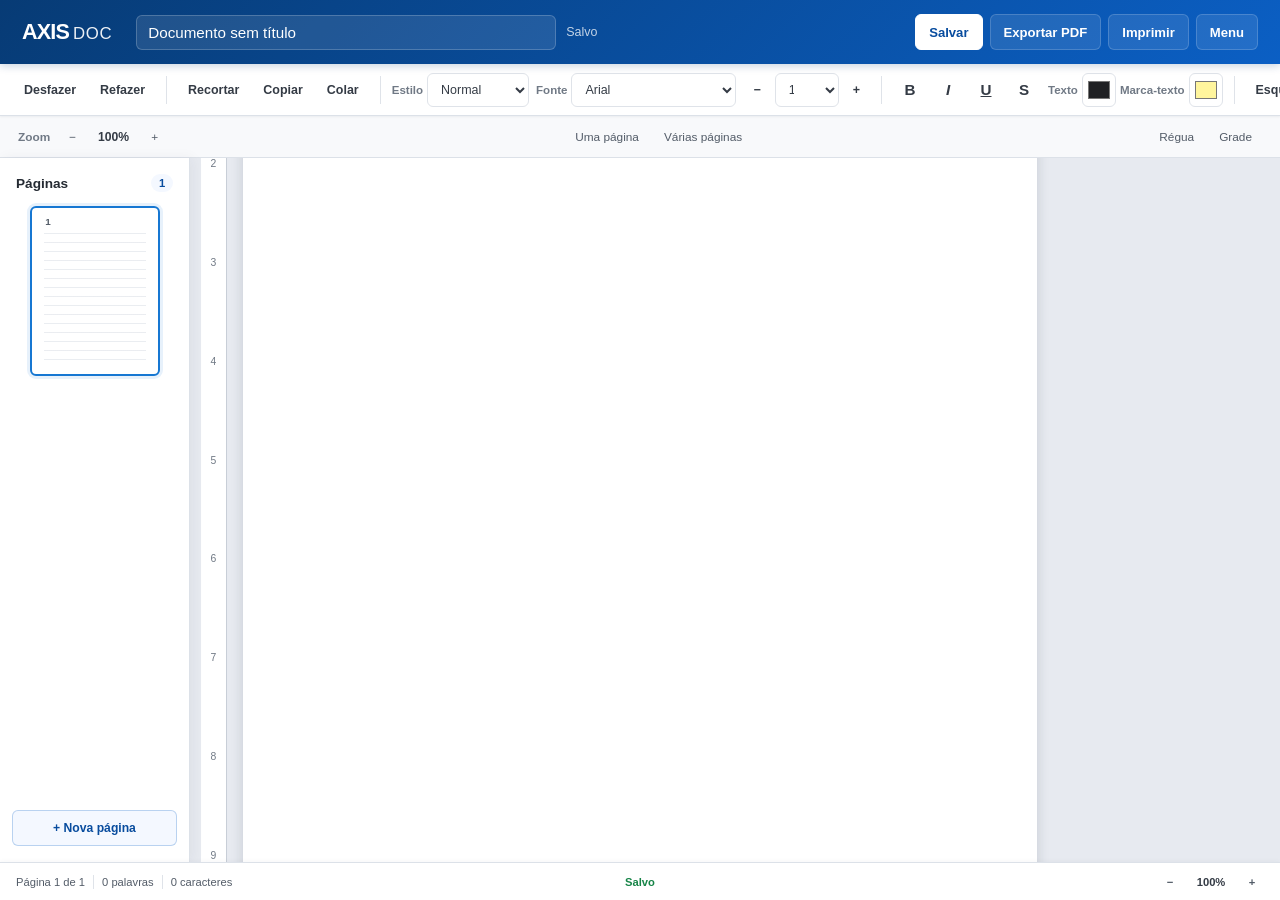
<file: Edition/index.html>
<!DOCTYPE html>
<html lang="pt-BR">

<head>

    <meta charset="UTF-8">

    <!-- Permite adaptação da aplicação em diferentes telas -->
    <meta
        name="viewport"
        content="width=device-width, initial-scale=1.0"
    >

    <!-- Descrição da aplicação -->
    <meta
        name="description"
        content="AXIS DOC — editor de documentos web."
    >

    <!-- Título -->
    <title>AXIS DOC — Editor</title>

    <!-- CSS da Edition -->
    <link
        rel="stylesheet"
        href="style.css"
    >

</head>


<body>

    <!-- =========================================================
         1. CABEÇALHO PRINCIPAL
    ========================================================== -->

    <header class="editor-header">

        <!-- Identidade -->
        <div class="editor-brand">

            <a
                href="../Menu/index.html"
                class="editor-brand-link"
                aria-label="Voltar para o AXIS DOC"
            >

                <span class="brand-name">
                    AXIS
                </span>

                <span class="brand-product">
                    DOC
                </span>

            </a>

        </div>


        <!-- Informações do documento -->
        <div class="document-header-info">

            <input
                type="text"
                class="document-title"
                id="documentTitle"
                value="Documento sem título"
                aria-label="Nome do documento"
                autocomplete="off"
            >

            <span
                class="document-status"
                id="documentStatus"
            >
                Não salvo
            </span>

        </div>


        <!-- Ações principais -->
        <div class="editor-header-actions">

            <button
                type="button"
                class="editor-header-button"
                id="saveDocumentButton"
                title="Salvar documento"
            >
                Salvar
            </button>

            <button
                type="button"
                class="editor-header-button"
                id="exportPdfButton"
                title="Exportar documento para PDF"
            >
                Exportar PDF
            </button>

            <button
                type="button"
                class="editor-header-button"
                id="printDocumentButton"
                title="Imprimir documento"
            >
                Imprimir
            </button>

            <button
                type="button"
                class="editor-header-button"
                id="backToMenuButton"
                title="Voltar para o Menu"
            >
                Menu
            </button>

        </div>

    </header>


    <!-- =========================================================
         2. BARRA PRINCIPAL DE FERRAMENTAS
    ========================================================== -->

    <nav
        class="editor-toolbar"
        aria-label="Ferramentas de edição"
    >


        <!-- =====================================================
             HISTÓRICO
        ====================================================== -->

        <div class="toolbar-group">

            <button
                type="button"
                class="toolbar-button"
                id="undoButton"
                title="Desfazer"
            >
                Desfazer
            </button>

            <button
                type="button"
                class="toolbar-button"
                id="redoButton"
                title="Refazer"
            >
                Refazer
            </button>

        </div>


        <span
            class="toolbar-divider"
            aria-hidden="true"
        ></span>


        <!-- =====================================================
             CLIPBOARD
        ====================================================== -->

        <div class="toolbar-group">

            <button
                type="button"
                class="toolbar-button"
                id="cutButton"
                title="Recortar"
            >
                Recortar
            </button>

            <button
                type="button"
                class="toolbar-button"
                id="copyButton"
                title="Copiar"
            >
                Copiar
            </button>

            <button
                type="button"
                class="toolbar-button"
                id="pasteButton"
                title="Colar"
            >
                Colar
            </button>

        </div>


        <span
            class="toolbar-divider"
            aria-hidden="true"
        ></span>


        <!-- =====================================================
             ESTILO DO TEXTO
        ====================================================== -->

        <div class="toolbar-group">

            <label
                for="textStyle"
                class="toolbar-label"
            >
                Estilo
            </label>

            <select
                id="textStyle"
                class="toolbar-select"
                aria-label="Estilo do texto"
            >

                <option value="paragraph">
                    Normal
                </option>

                <option value="title">
                    Título
                </option>

                <option value="heading1">
                    Título 1
                </option>

                <option value="heading2">
                    Título 2
                </option>

                <option value="heading3">
                    Título 3
                </option>

                <option value="quote">
                    Citação
                </option>

            </select>

        </div>


        <!-- =====================================================
             FONTE
        ====================================================== -->

        <div class="toolbar-group">

            <label
                for="fontFamily"
                class="toolbar-label"
            >
                Fonte
            </label>

            <select
                id="fontFamily"
                class="toolbar-select"
                aria-label="Selecionar fonte"
            >

                <option value="Arial">
                    Arial
                </option>

                <option value="Calibri">
                    Calibri
                </option>

                <option value="Georgia">
                    Georgia
                </option>

                <option value="Times New Roman">
                    Times New Roman
                </option>

                <option value="Verdana">
                    Verdana
                </option>

                <option value="Trebuchet MS">
                    Trebuchet MS
                </option>

                <option value="Courier New">
                    Courier New
                </option>

            </select>

        </div>


        <!-- =====================================================
             TAMANHO DA FONTE
        ====================================================== -->

        <div class="toolbar-group">

            <button
                type="button"
                class="toolbar-button"
                id="decreaseFontButton"
                title="Diminuir tamanho da fonte"
            >
                −
            </button>

            <select
                id="fontSize"
                class="toolbar-select font-size-select"
                aria-label="Tamanho da fonte"
            >

                <option value="8">8</option>
                <option value="10">10</option>
                <option value="11">11</option>

                <option
                    value="12"
                    selected
                >
                    12
                </option>

                <option value="14">14</option>
                <option value="16">16</option>
                <option value="18">18</option>
                <option value="20">20</option>
                <option value="24">24</option>
                <option value="28">28</option>
                <option value="32">32</option>
                <option value="36">36</option>
                <option value="48">48</option>
                <option value="60">60</option>
                <option value="72">72</option>

            </select>

            <button
                type="button"
                class="toolbar-button"
                id="increaseFontButton"
                title="Aumentar tamanho da fonte"
            >
                +
            </button>

        </div>


        <span
            class="toolbar-divider"
            aria-hidden="true"
        ></span>


        <!-- =====================================================
             FORMATAÇÃO
        ====================================================== -->

        <div class="toolbar-group">

            <button
                type="button"
                class="toolbar-button toolbar-format-button"
                id="boldButton"
                title="Negrito"
                aria-label="Negrito"
            >
                B
            </button>

            <button
                type="button"
                class="toolbar-button toolbar-format-button"
                id="italicButton"
                title="Itálico"
                aria-label="Itálico"
            >
                I
            </button>

            <button
                type="button"
                class="toolbar-button toolbar-format-button"
                id="underlineButton"
                title="Sublinhado"
                aria-label="Sublinhado"
            >
                U
            </button>

            <button
                type="button"
                class="toolbar-button toolbar-format-button"
                id="strikeButton"
                title="Tachado"
                aria-label="Tachado"
            >
                S
            </button>

        </div>


        <!-- =====================================================
             CORES
        ====================================================== -->

        <div class="toolbar-group">

            <label
                for="textColor"
                class="toolbar-label"
            >
                Texto
            </label>

            <input
                type="color"
                id="textColor"
                class="toolbar-color"
                value="#202124"
                title="Cor do texto"
            >

            <label
                for="highlightColor"
                class="toolbar-label"
            >
                Marca-texto
            </label>

            <input
                type="color"
                id="highlightColor"
                class="toolbar-color"
                value="#fff59d"
                title="Cor de destaque"
            >

        </div>


        <span
            class="toolbar-divider"
            aria-hidden="true"
        ></span>


        <!-- =====================================================
             ALINHAMENTO
        ====================================================== -->

        <div class="toolbar-group">

            <button
                type="button"
                class="toolbar-button"
                id="alignLeftButton"
                title="Alinhar à esquerda"
            >
                Esquerda
            </button>

            <button
                type="button"
                class="toolbar-button"
                id="alignCenterButton"
                title="Centralizar"
            >
                Centro
            </button>

            <button
                type="button"
                class="toolbar-button"
                id="alignRightButton"
                title="Alinhar à direita"
            >
                Direita
            </button>

            <button
                type="button"
                class="toolbar-button"
                id="alignJustifyButton"
                title="Justificar"
            >
                Justificar
            </button>

        </div>


        <!-- =====================================================
             ESPAÇAMENTO
        ====================================================== -->

        <div class="toolbar-group">

            <label
                for="lineSpacing"
                class="toolbar-label"
            >
                Espaçamento
            </label>

            <select
                id="lineSpacing"
                class="toolbar-select"
                aria-label="Espaçamento entre linhas"
            >

                <option value="1">
                    1,0
                </option>

                <option value="1.15">
                    1,15
                </option>

                <option value="1.5">
                    1,5
                </option>

                <option value="2">
                    2,0
                </option>

            </select>

        </div>


        <!-- =====================================================
             RECUO
        ====================================================== -->

        <div class="toolbar-group">

            <button
                type="button"
                class="toolbar-button"
                id="decreaseIndentButton"
                title="Diminuir recuo"
            >
                ← Recuo
            </button>

            <button
                type="button"
                class="toolbar-button"
                id="increaseIndentButton"
                title="Aumentar recuo"
            >
                Recuo →
            </button>

        </div>


        <span
            class="toolbar-divider"
            aria-hidden="true"
        ></span>


        <!-- =====================================================
             LISTAS
        ====================================================== -->

        <div class="toolbar-group">

            <button
                type="button"
                class="toolbar-button"
                id="unorderedListButton"
                title="Lista com marcadores"
            >
                Lista
            </button>

            <button
                type="button"
                class="toolbar-button"
                id="orderedListButton"
                title="Lista numerada"
            >
                Numerada
            </button>

        </div>


        <!-- =====================================================
             LINKS
        ====================================================== -->

        <div class="toolbar-group">

            <button
                type="button"
                class="toolbar-button"
                id="insertLinkButton"
                title="Inserir link"
            >
                Link
            </button>

            <button
                type="button"
                class="toolbar-button"
                id="removeLinkButton"
                title="Remover link"
            >
                Remover link
            </button>

        </div>


        <span
            class="toolbar-divider"
            aria-hidden="true"
        ></span>


        <!-- =====================================================
             INSERÇÃO
        ====================================================== -->

        <div class="toolbar-group">

            <button
                type="button"
                class="toolbar-button"
                id="insertImageButton"
                title="Inserir imagem"
            >
                Imagem
            </button>

            <button
                type="button"
                class="toolbar-button"
                id="insertTableButton"
                title="Inserir tabela"
            >
                Tabela
            </button>

            <button
                type="button"
                class="toolbar-button"
                id="insertHorizontalRuleButton"
                title="Inserir linha horizontal"
            >
                Linha
            </button>

        </div>


        <!-- =====================================================
             PÁGINAS
        ====================================================== -->

        <div class="toolbar-group">

            <button
                type="button"
                class="toolbar-button"
                id="insertPageButton"
                title="Adicionar nova página"
            >
                Nova página
            </button>

            <button
                type="button"
                class="toolbar-button"
                id="pageBreakButton"
                title="Inserir quebra de página"
            >
                Quebra de página
            </button>

        </div>


        <!-- =====================================================
             CABEÇALHO E RODAPÉ
        ====================================================== -->

        <div class="toolbar-group">

            <button
                type="button"
                class="toolbar-button"
                id="headerButton"
                title="Inserir cabeçalho"
            >
                Cabeçalho
            </button>

            <button
                type="button"
                class="toolbar-button"
                id="footerButton"
                title="Inserir rodapé"
            >
                Rodapé
            </button>

            <button
                type="button"
                class="toolbar-button"
                id="pageNumberButton"
                title="Inserir número de página"
            >
                Nº página
            </button>

        </div>

    </nav>


    <!-- =========================================================
         3. BARRA DE CONTEXTO DO DOCUMENTO

         Controles relacionados à visualização da página.
    ========================================================== -->

    <section class="document-view-toolbar">

        <div class="view-toolbar-group">

            <label
                for="zoomControl"
                class="view-toolbar-label"
            >
                Zoom
            </label>

            <button
                type="button"
                class="view-toolbar-button"
                id="zoomOutButton"
                title="Diminuir zoom"
            >
                −
            </button>

            <span
                id="zoomValue"
                class="zoom-value"
            >
                100%
            </span>

            <button
                type="button"
                class="view-toolbar-button"
                id="zoomInButton"
                title="Aumentar zoom"
            >
                +
            </button>

        </div>


        <div class="view-toolbar-group">

            <button
                type="button"
                class="view-toolbar-button"
                id="singlePageViewButton"
            >
                Uma página
            </button>

            <button
                type="button"
                class="view-toolbar-button"
                id="multiplePageViewButton"
            >
                Várias páginas
            </button>

        </div>


        <div class="view-toolbar-group">

            <button
                type="button"
                class="view-toolbar-button"
                id="showRulerButton"
            >
                Régua
            </button>

            <button
                type="button"
                class="view-toolbar-button"
                id="showGridButton"
            >
                Grade
            </button>

        </div>

    </section>


    <!-- =========================================================
         4. ÁREA PRINCIPAL DO EDITOR
    ========================================================== -->

    <main class="editor-workspace">


        <!-- =====================================================
             RÉGUA HORIZONTAL
        ====================================================== -->

        <div
            class="editor-ruler horizontal-ruler"
            id="horizontalRuler"
            aria-hidden="true"
        >

            <span>0</span>
            <span>1</span>
            <span>2</span>
            <span>3</span>
            <span>4</span>
            <span>5</span>
            <span>6</span>
            <span>7</span>
            <span>8</span>
            <span>9</span>
            <span>10</span>
            <span>11</span>
            <span>12</span>

        </div>


        <!-- =====================================================
             RÉGUA VERTICAL
        ====================================================== -->

        <div
            class="editor-ruler vertical-ruler"
            id="verticalRuler"
            aria-hidden="true"
        >

            <span>0</span>
            <span>1</span>
            <span>2</span>
            <span>3</span>
            <span>4</span>
            <span>5</span>
            <span>6</span>
            <span>7</span>
            <span>8</span>
            <span>9</span>
            <span>10</span>
            <span>11</span>

        </div>


        <!-- =====================================================
             ÁREA DE PÁGINAS
        ====================================================== -->

        <section
            class="document-pages"
            id="documentPages"
            aria-label="Páginas do documento"
        >


            <!-- =================================================
                 PÁGINA 1
            ================================================== -->

            <article
                class="document-page-editor"
                data-page-number="1"
            >

                <!-- Cabeçalho da página -->

                <header
                    class="document-page-header"
                    id="documentHeader"
                >

                    <div
                        class="page-header-content"
                        contenteditable="true"
                        data-placeholder="Cabeçalho"
                    ></div>

                </header>


                <!-- Área editável -->

                <div
                    class="page-content"
                    id="pageContent"
                    contenteditable="true"
                    spellcheck="true"
                    role="textbox"
                    aria-multiline="true"
                    aria-label="Conteúdo do documento"
                    data-placeholder="Comece a escrever..."
                ></div>


                <!-- Rodapé -->

                <footer
                    class="document-page-footer"
                    id="documentFooter"
                >

                    <div
                        class="page-footer-content"
                        contenteditable="true"
                        data-placeholder="Rodapé"
                    ></div>

                    <span
                        class="page-number"
                        data-page-number="1"
                    >
                        1
                    </span>

                </footer>

            </article>


        </section>

    </main>


    <!-- =========================================================
         5. PAINEL DE NAVEGAÇÃO DE PÁGINAS
    ========================================================== -->

    <aside
        class="page-navigation-panel"
        id="pageNavigationPanel"
        aria-label="Navegação de páginas"
    >

        <div class="page-navigation-header">

            <h2>
                Páginas
            </h2>

            <span id="pageNavigationCount">
                1
            </span>

        </div>


        <div
            class="page-thumbnails"
            id="pageThumbnails"
        >

            <button
                type="button"
                class="page-thumbnail active"
                data-page-number="1"
                aria-label="Página 1"
            >

                <span class="page-thumbnail-number">
                    1
                </span>

                <span class="page-thumbnail-preview">
                </span>

            </button>

        </div>


        <button
            type="button"
            class="add-page-button"
            id="addPageButton"
        >
            + Nova página
        </button>

    </aside>


    <!-- =========================================================
         6. BARRA INFERIOR DO EDITOR
    ========================================================== -->

    <footer class="editor-footer">


        <!-- Informações do documento -->

        <div class="editor-footer-left">

            <span id="pageCounter">
                Página 1 de 1
            </span>

            <span
                class="footer-divider"
                aria-hidden="true"
            ></span>

            <span id="wordCounter">
                0 palavras
            </span>

            <span
                class="footer-divider"
                aria-hidden="true"
            ></span>

            <span id="characterCounter">
                0 caracteres
            </span>

        </div>


        <!-- Status -->

        <div class="editor-footer-center">

            <span id="saveStatus">
                Pronto
            </span>

        </div>


        <!-- Informações de visualização -->

        <div class="editor-footer-right">

            <button
                type="button"
                class="footer-view-button"
                id="footerZoomOutButton"
                title="Diminuir zoom"
            >
                −
            </button>

            <span id="footerZoomValue">
                100%
            </span>

            <button
                type="button"
                class="footer-view-button"
                id="footerZoomInButton"
                title="Aumentar zoom"
            >
                +
            </button>

        </div>

    </footer>


    <!-- =========================================================
         7. JAVASCRIPT
    ========================================================== -->

    <script
        src="script.js"
    ></script>

</body>

</html>
</file>
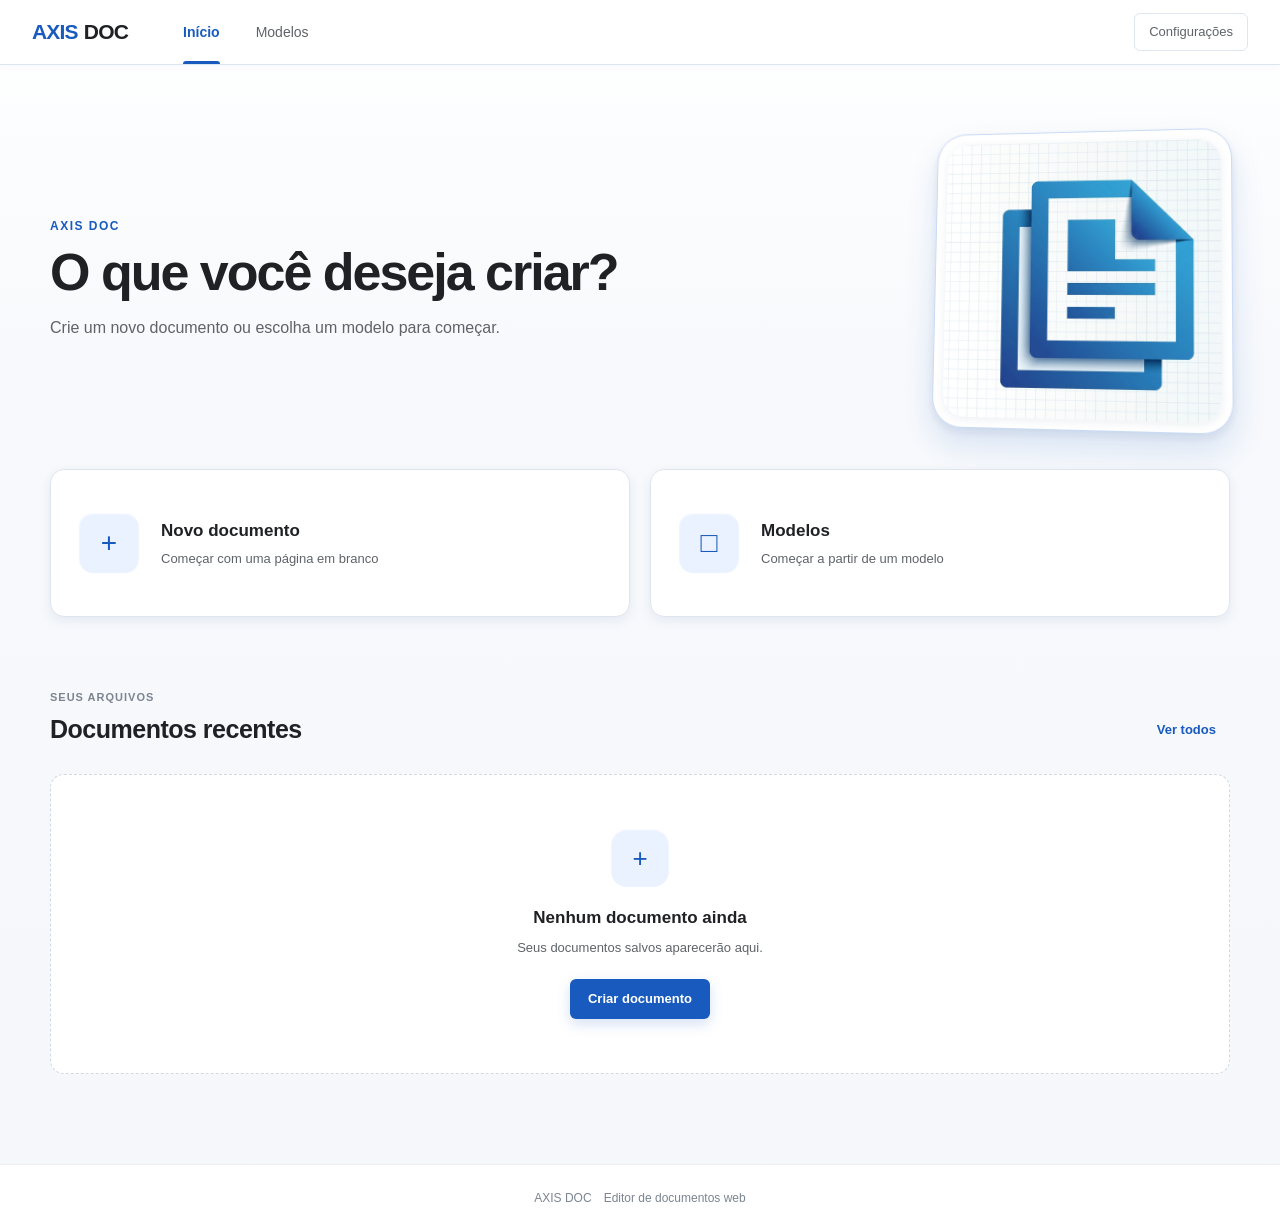
<file: Menu/index.html>
<!DOCTYPE html>
<html lang="pt-BR">

<head>

    <meta charset="UTF-8">

    <!-- Permite que a página se adapte corretamente a diferentes telas -->
    <meta
        name="viewport"
        content="width=device-width, initial-scale=1.0"
    >

    <!-- Descrição básica da aplicação -->
    <meta
        name="description"
        content="AXIS DOC — aplicação web para criação e gerenciamento de documentos."
    >

    <!-- Título exibido na aba do navegador -->
    <title>AXIS DOC</title>

    <!-- Folha de estilos principal da página Menu -->
    <link
        rel="stylesheet"
        href="style.css"
    >

</head>


<body>


    <!-- =========================================================
         CABEÇALHO PRINCIPAL
         Contém a identidade da aplicação e a navegação principal.
    ========================================================== -->

    <header class="app-header">


        <!-- =====================================================
             IDENTIDADE VISUAL
        ====================================================== -->

        <div class="brand">

            <a
                href="index.html"
                class="brand-link"
                aria-label="AXIS DOC — Início"
            >

                <span class="brand-name">
                    AXIS
                </span>

                <span class="brand-product">
                    DOC
                </span>

            </a>

        </div>


        <!-- =====================================================
             NAVEGAÇÃO PRINCIPAL
        ====================================================== -->

        <nav
            class="main-navigation"
            aria-label="Navegação principal"
        >

            <!-- Página inicial -->

            <a
                href="index.html"
                class="nav-link active"
                aria-current="page"
            >
                Início
            </a>


            <!-- Página de modelos -->

            <a
                href="../Models/index.html"
                class="nav-link"
            >
                Modelos
            </a>

        </nav>


        <!-- =====================================================
             AÇÕES DO CABEÇALHO
        ====================================================== -->

        <div class="header-actions">


            <!-- Configurações -->

            <button
                type="button"
                class="header-action"
                id="settingsButton"
                aria-label="Abrir configurações"
            >
                Configurações
            </button>


        </div>


    </header>


    <!-- =========================================================
         CONTEÚDO PRINCIPAL
    ========================================================== -->

    <main class="main-content">


        <!-- =====================================================
             SEÇÃO DE BOAS-VINDAS
        ====================================================== -->

        <section class="welcome-section">


            <!-- =================================================
                 CABEÇALHO DA ÁREA DE CRIAÇÃO

                 Contém o título, descrição e logo do AXIS DOC.
            ================================================== -->

            <div class="welcome-content">


                <!-- =============================================
                     CONTEÚDO TEXTUAL
                ============================================== -->

                <div class="welcome-text">


                    <!-- Identificação da aplicação -->

                    <p class="welcome-label">
                        AXIS DOC
                    </p>


                    <!-- Título principal -->

                    <h1 class="welcome-title">
                        O que você deseja criar?
                    </h1>


                    <!-- Descrição -->

                    <p class="welcome-description">
                        Crie um novo documento ou escolha um modelo
                        para começar.
                    </p>


                </div>


                <!-- =============================================
                     LOGO DO AXIS DOC

                     A logo possui um container externo arredondado
                     e uma imagem interna também arredondada.

                     A imagem poderá ser substituída posteriormente
                     pelo arquivo definitivo da identidade visual.
                ============================================== -->

                <div
                    class="axis-logo"
                    aria-label="Logo AXIS DOC"
                >

                    <div class="axis-logo-image">

                        <img
                            src="logooficial.jpg"
                            alt="Logo do AXIS DOC"
                        >

                    </div>

                </div>


            </div>


            <!-- =================================================
                 AÇÕES PRINCIPAIS
            ================================================== -->

            <div class="creation-actions">


                <!-- =============================================
                     NOVO DOCUMENTO
                ============================================== -->

                <a
                    href="../Edition/index.html"
                    class="creation-card"
                    id="newDocumentButton"
                >

                    <span
                        class="creation-card-icon"
                        aria-hidden="true"
                    >
                        +
                    </span>


                    <span class="creation-card-content">

                        <strong>
                            Novo documento
                        </strong>

                        <small>
                            Começar com uma página em branco
                        </small>

                    </span>


                </a>


                <!-- =============================================
                     MODELOS
                ============================================== -->

                <a
                    href="../Models/index.html"
                    class="creation-card"
                    id="modelsButton"
                >

                    <span
                        class="creation-card-icon"
                        aria-hidden="true"
                    >
                        □
                    </span>


                    <span class="creation-card-content">

                        <strong>
                            Modelos
                        </strong>

                        <small>
                            Começar a partir de um modelo
                        </small>

                    </span>


                </a>


            </div>


        </section>


        <!-- =========================================================
             SEÇÃO DE DOCUMENTOS
        ========================================================== -->

        <section class="documents-section">


            <!-- =====================================================
                 CABEÇALHO DA SEÇÃO
            ====================================================== -->

            <div class="section-header">


                <div>

                    <p class="section-label">
                        Seus arquivos
                    </p>

                    <h2 class="section-title">
                        Documentos recentes
                    </h2>

                </div>


                <!-- Visualizar todos -->

                <button
                    type="button"
                    class="view-all-button"
                    id="viewAllDocumentsButton"
                >
                    Ver todos
                </button>


            </div>


            <!-- =====================================================
                 GRADE DE DOCUMENTOS

                 O JavaScript poderá preencher esta área
                 dinamicamente com os documentos salvos.
            ====================================================== -->

            <div
                class="documents-grid"
                id="documentsGrid"
                aria-live="polite"
            >


                <!-- =============================================
                     ESTADO VAZIO

                     Exibido quando nenhum documento foi salvo.
                ============================================== -->

                <div
                    class="empty-state"
                    id="emptyDocumentsState"
                >


                    <div
                        class="empty-state-icon"
                        aria-hidden="true"
                    >
                        +
                    </div>


                    <h3>
                        Nenhum documento ainda
                    </h3>


                    <p>
                        Seus documentos salvos aparecerão aqui.
                    </p>


                    <a
                        href="../Edition/index.html"
                        class="empty-state-action"
                    >
                        Criar documento
                    </a>


                </div>


            </div>


        </section>


    </main>


    <!-- =========================================================
         RODAPÉ
    ========================================================== -->

    <footer class="app-footer">


        <p>
            AXIS DOC
        </p>


        <p>
            Editor de documentos web
        </p>


    </footer>


    <!-- =========================================================
         JAVASCRIPT

         O script é carregado no final do body para garantir
         que os elementos HTML já estejam disponíveis.
    ========================================================== -->

    <script src="script.js"></script>


</body>

</html>
</file>
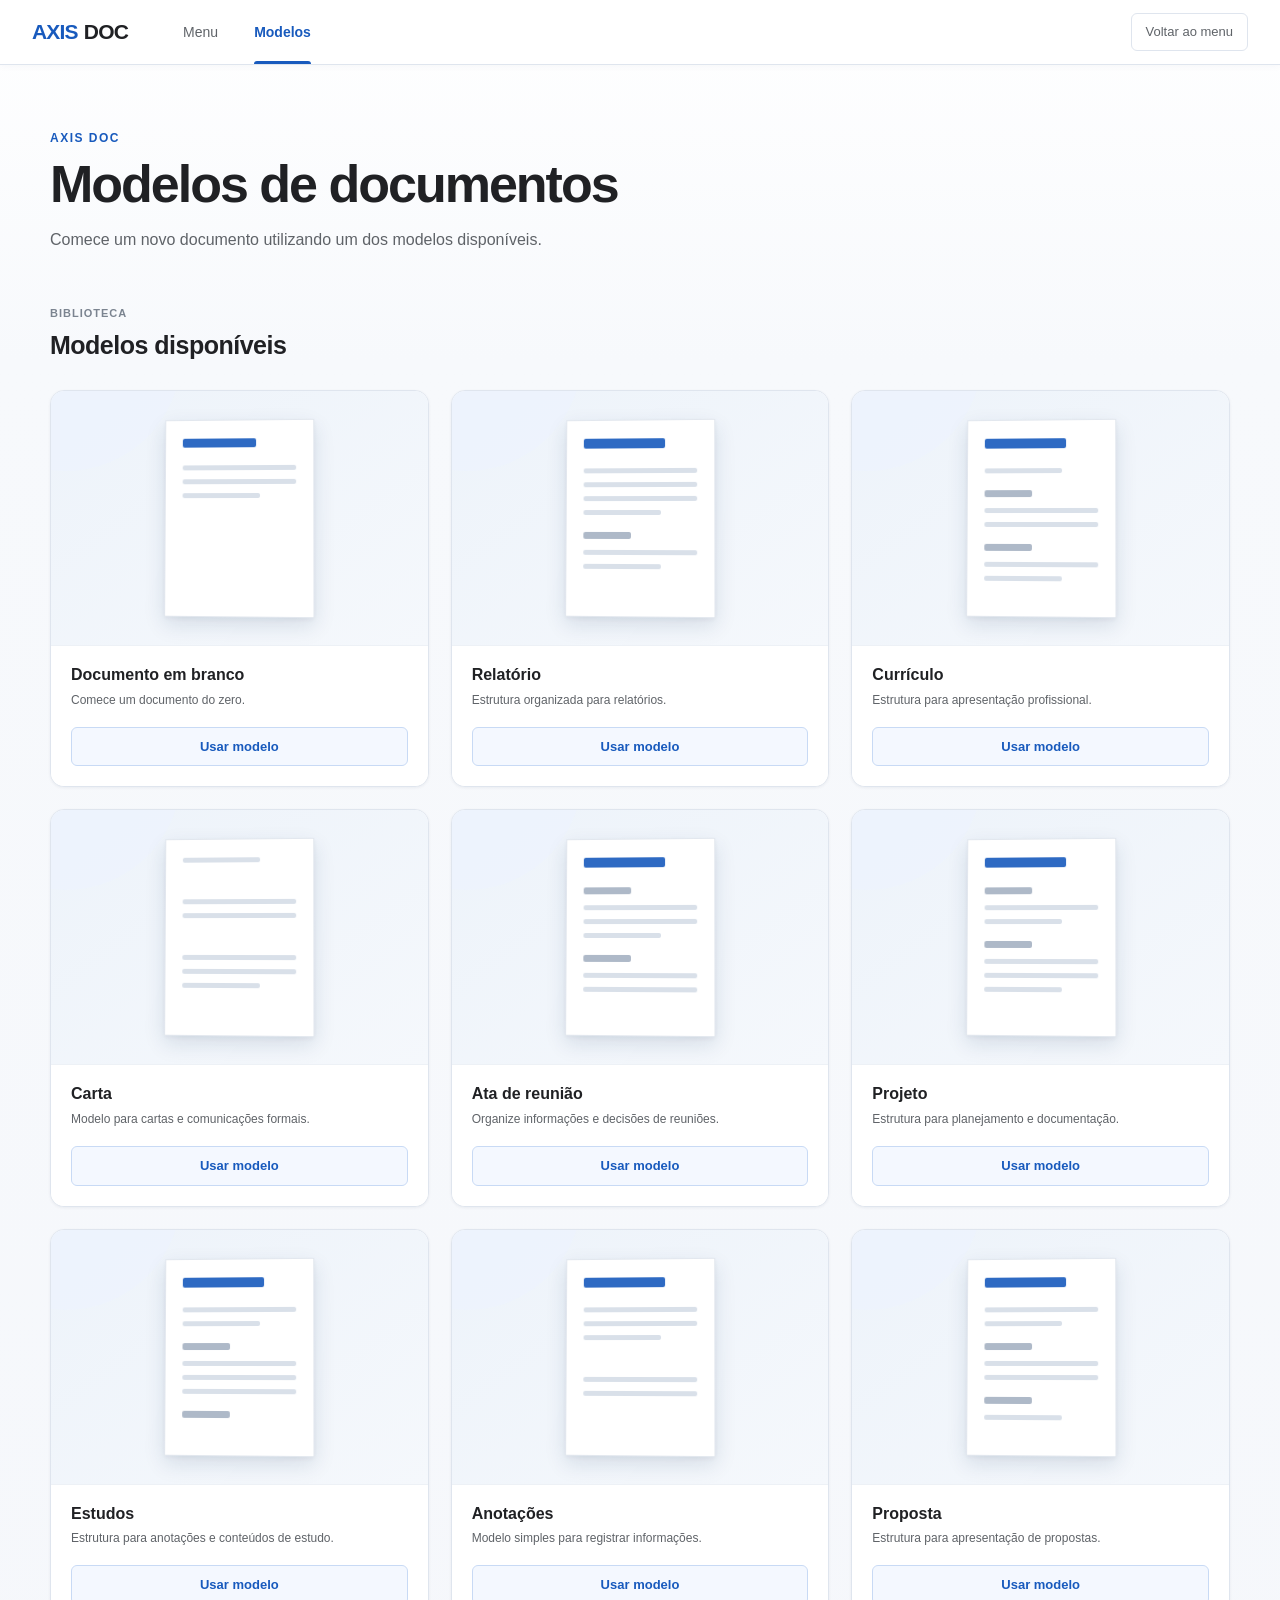
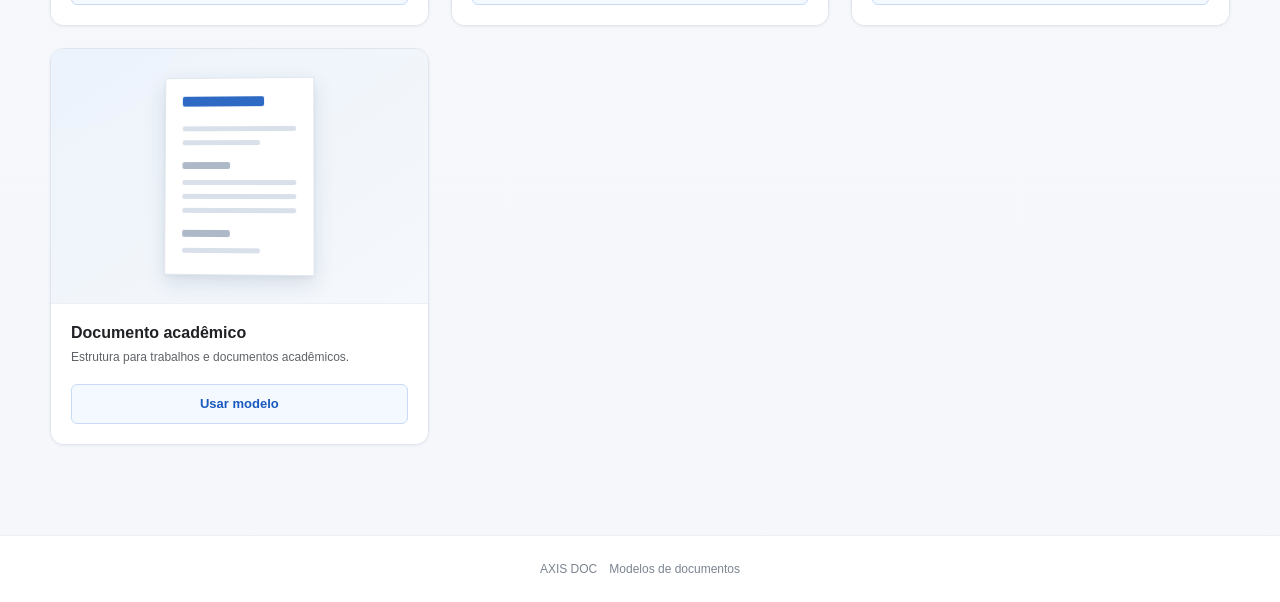
<file: Models/index.html>
<!DOCTYPE html>
<html lang="pt-BR">

<head>

    <meta charset="UTF-8">

    <meta
        name="viewport"
        content="width=device-width, initial-scale=1.0"
    >

    <meta
        name="description"
        content="Modelos de documentos do AXIS DOC."
    >

    <title>Modelos — AXIS DOC</title>

    <link
        rel="stylesheet"
        href="style.css"
    >

</head>


<body>


    <!-- =====================================================
         CABEÇALHO
    ====================================================== -->

    <header class="app-header">

        <div class="brand">

            <a
                href="../Menu/index.html"
                class="brand-link"
            >

                <span class="brand-name">
                    AXIS
                </span>

                <span class="brand-product">
                    DOC
                </span>

            </a>

        </div>


        <!-- =================================================
             NAVEGAÇÃO
        ================================================== -->

        <nav
            class="main-navigation"
            aria-label="Navegação principal"
        >

            <a
                href="../Menu/index.html"
                class="nav-link"
            >
                Menu
            </a>

            <a
                href="index.html"
                class="nav-link active"
                aria-current="page"
            >
                Modelos
            </a>

        </nav>


        <!-- =================================================
             AÇÕES DO CABEÇALHO
        ================================================== -->

        <div class="header-actions">

            <button
                type="button"
                class="header-action"
                id="backToMenuButton"
            >
                Voltar ao menu
            </button>

        </div>

    </header>



    <!-- =====================================================
         CONTEÚDO PRINCIPAL
    ====================================================== -->

    <main class="main-content">


        <!-- =================================================
             INTRODUÇÃO
        ================================================== -->

        <section
            class="models-intro"
            aria-labelledby="models-title"
        >

            <div class="models-intro-content">

                <span class="models-label">
                    AXIS DOC
                </span>

                <h1 id="models-title">
                    Modelos de documentos
                </h1>

                <p>
                    Comece um novo documento utilizando um
                    dos modelos disponíveis.
                </p>

            </div>

        </section>



        <!-- =================================================
             MODELOS
        ================================================== -->

        <section
            class="models-section"
            aria-labelledby="available-models-title"
        >

            <div class="section-header">

                <div>

                    <span class="section-label">
                        Biblioteca
                    </span>

                    <h2
                        id="available-models-title"
                        class="section-title"
                    >
                        Modelos disponíveis
                    </h2>

                </div>

            </div>



            <!-- =============================================
                 GRADE DE MODELOS
            ============================================== -->

            <div
                class="models-grid"
                id="modelsGrid"
            >


                <!-- =========================================
                     MODELO 01
                ========================================== -->

                <article
                    class="model-card"
                    data-model="blank"
                >

                    <div class="model-preview">

                        <div class="model-page">

                            <div class="model-page-title"></div>

                            <div class="model-page-line"></div>
                            <div class="model-page-line"></div>
                            <div class="model-page-line short"></div>

                        </div>

                    </div>


                    <div class="model-info">

                        <div class="model-text">

                            <h3>
                                Documento em branco
                            </h3>

                            <p>
                                Comece um documento do zero.
                            </p>

                        </div>


                        <button
                            type="button"
                            class="model-action"
                            data-model-action="blank"
                        >
                            Usar modelo
                        </button>

                    </div>

                </article>



                <!-- =========================================
                     MODELO 02
                ========================================== -->

                <article
                    class="model-card"
                    data-model="report"
                >

                    <div class="model-preview">

                        <div class="model-page">

                            <div class="model-page-heading"></div>

                            <div class="model-page-line"></div>
                            <div class="model-page-line"></div>
                            <div class="model-page-line"></div>
                            <div class="model-page-line short"></div>

                            <div class="model-page-section"></div>

                            <div class="model-page-line"></div>
                            <div class="model-page-line short"></div>

                        </div>

                    </div>


                    <div class="model-info">

                        <div class="model-text">

                            <h3>
                                Relatório
                            </h3>

                            <p>
                                Estrutura organizada para relatórios.
                            </p>

                        </div>


                        <button
                            type="button"
                            class="model-action"
                            data-model-action="report"
                        >
                            Usar modelo
                        </button>

                    </div>

                </article>



                <!-- =========================================
                     MODELO 03
                ========================================== -->

                <article
                    class="model-card"
                    data-model="resume"
                >

                    <div class="model-preview">

                        <div class="model-page">

                            <div class="model-page-heading"></div>

                            <div class="model-page-line short"></div>

                            <div class="model-page-section"></div>

                            <div class="model-page-line"></div>
                            <div class="model-page-line"></div>

                            <div class="model-page-section"></div>

                            <div class="model-page-line"></div>
                            <div class="model-page-line short"></div>

                        </div>

                    </div>


                    <div class="model-info">

                        <div class="model-text">

                            <h3>
                                Currículo
                            </h3>

                            <p>
                                Estrutura para apresentação profissional.
                            </p>

                        </div>


                        <button
                            type="button"
                            class="model-action"
                            data-model-action="resume"
                        >
                            Usar modelo
                        </button>

                    </div>

                </article>



                <!-- =========================================
                     MODELO 04
                ========================================== -->

                <article
                    class="model-card"
                    data-model="letter"
                >

                    <div class="model-preview">

                        <div class="model-page">

                            <div class="model-page-line short"></div>

                            <div class="model-page-space"></div>

                            <div class="model-page-line"></div>
                            <div class="model-page-line"></div>

                            <div class="model-page-space"></div>

                            <div class="model-page-line"></div>
                            <div class="model-page-line"></div>
                            <div class="model-page-line short"></div>

                        </div>

                    </div>


                    <div class="model-info">

                        <div class="model-text">

                            <h3>
                                Carta
                            </h3>

                            <p>
                                Modelo para cartas e comunicações formais.
                            </p>

                        </div>


                        <button
                            type="button"
                            class="model-action"
                            data-model-action="letter"
                        >
                            Usar modelo
                        </button>

                    </div>

                </article>



                <!-- =========================================
                     MODELO 05
                ========================================== -->

                <article
                    class="model-card"
                    data-model="meeting"
                >

                    <div class="model-preview">

                        <div class="model-page">

                            <div class="model-page-heading"></div>

                            <div class="model-page-section"></div>

                            <div class="model-page-line"></div>
                            <div class="model-page-line"></div>
                            <div class="model-page-line short"></div>

                            <div class="model-page-section"></div>

                            <div class="model-page-line"></div>
                            <div class="model-page-line"></div>

                        </div>

                    </div>


                    <div class="model-info">

                        <div class="model-text">

                            <h3>
                                Ata de reunião
                            </h3>

                            <p>
                                Organize informações e decisões de reuniões.
                            </p>

                        </div>


                        <button
                            type="button"
                            class="model-action"
                            data-model-action="meeting"
                        >
                            Usar modelo
                        </button>

                    </div>

                </article>



                <!-- =========================================
                     MODELO 06
                ========================================== -->

                <article
                    class="model-card"
                    data-model="project"
                >

                    <div class="model-preview">

                        <div class="model-page">

                            <div class="model-page-heading"></div>

                            <div class="model-page-section"></div>

                            <div class="model-page-line"></div>
                            <div class="model-page-line short"></div>

                            <div class="model-page-section"></div>

                            <div class="model-page-line"></div>
                            <div class="model-page-line"></div>
                            <div class="model-page-line short"></div>

                        </div>

                    </div>


                    <div class="model-info">

                        <div class="model-text">

                            <h3>
                                Projeto
                            </h3>

                            <p>
                                Estrutura para planejamento e documentação.
                            </p>

                        </div>


                        <button
                            type="button"
                            class="model-action"
                            data-model-action="project"
                        >
                            Usar modelo
                        </button>

                    </div>

                </article>



                <!-- =========================================
                     MODELO 07
                ========================================== -->

                <article
                    class="model-card"
                    data-model="study"
                >

                    <div class="model-preview">

                        <div class="model-page">

                            <div class="model-page-heading"></div>

                            <div class="model-page-line"></div>
                            <div class="model-page-line short"></div>

                            <div class="model-page-section"></div>

                            <div class="model-page-line"></div>
                            <div class="model-page-line"></div>
                            <div class="model-page-line"></div>

                            <div class="model-page-section"></div>

                        </div>

                    </div>


                    <div class="model-info">

                        <div class="model-text">

                            <h3>
                                Estudos
                            </h3>

                            <p>
                                Estrutura para anotações e conteúdos de estudo.
                            </p>

                        </div>


                        <button
                            type="button"
                            class="model-action"
                            data-model-action="study"
                        >
                            Usar modelo
                        </button>

                    </div>

                </article>



                <!-- =========================================
                     MODELO 08
                ========================================== -->

                <article
                    class="model-card"
                    data-model="notes"
                >

                    <div class="model-preview">

                        <div class="model-page">

                            <div class="model-page-heading"></div>

                            <div class="model-page-line"></div>
                            <div class="model-page-line"></div>
                            <div class="model-page-line short"></div>

                            <div class="model-page-space"></div>

                            <div class="model-page-line"></div>
                            <div class="model-page-line"></div>

                        </div>

                    </div>


                    <div class="model-info">

                        <div class="model-text">

                            <h3>
                                Anotações
                            </h3>

                            <p>
                                Modelo simples para registrar informações.
                            </p>

                        </div>


                        <button
                            type="button"
                            class="model-action"
                            data-model-action="notes"
                        >
                            Usar modelo
                        </button>

                    </div>

                </article>



                <!-- =========================================
                     MODELO 09
                ========================================== -->

                <article
                    class="model-card"
                    data-model="proposal"
                >

                    <div class="model-preview">

                        <div class="model-page">

                            <div class="model-page-heading"></div>

                            <div class="model-page-line"></div>
                            <div class="model-page-line short"></div>

                            <div class="model-page-section"></div>

                            <div class="model-page-line"></div>
                            <div class="model-page-line"></div>

                            <div class="model-page-section"></div>

                            <div class="model-page-line short"></div>

                        </div>

                    </div>


                    <div class="model-info">

                        <div class="model-text">

                            <h3>
                                Proposta
                            </h3>

                            <p>
                                Estrutura para apresentação de propostas.
                            </p>

                        </div>


                        <button
                            type="button"
                            class="model-action"
                            data-model-action="proposal"
                        >
                            Usar modelo
                        </button>

                    </div>

                </article>



                <!-- =========================================
                     MODELO 10
                ========================================== -->

                <article
                    class="model-card"
                    data-model="academic"
                >

                    <div class="model-preview">

                        <div class="model-page">

                            <div class="model-page-heading"></div>

                            <div class="model-page-line"></div>
                            <div class="model-page-line short"></div>

                            <div class="model-page-section"></div>

                            <div class="model-page-line"></div>
                            <div class="model-page-line"></div>
                            <div class="model-page-line"></div>

                            <div class="model-page-section"></div>

                            <div class="model-page-line short"></div>

                        </div>

                    </div>


                    <div class="model-info">

                        <div class="model-text">

                            <h3>
                                Documento acadêmico
                            </h3>

                            <p>
                                Estrutura para trabalhos e documentos acadêmicos.
                            </p>

                        </div>


                        <button
                            type="button"
                            class="model-action"
                            data-model-action="academic"
                        >
                            Usar modelo
                        </button>

                    </div>

                </article>


            </div>

        </section>


    </main>



    <!-- =====================================================
         RODAPÉ
    ====================================================== -->

    <footer class="app-footer">

        <span>
            AXIS DOC
        </span>

        <span>
            Modelos de documentos
        </span>

    </footer>



    <!-- =====================================================
         JAVASCRIPT
    ====================================================== -->

    <script
        src="script.js"
    ></script>

</body>

</html>
</file>
<file: Edition/style.css>
/* =========================================================
   AXIS DOC — EDITION
   Folha de estilos do editor de documentos
========================================================= */


/* =========================================================
   1. VARIÁVEIS
========================================================= */

:root {

    /* -----------------------------------------------------
       CORES PRINCIPAIS
    ------------------------------------------------------ */

    --axis-blue-900: #073b75;
    --axis-blue-800: #084c9e;
    --axis-blue-700: #0b5fc4;
    --axis-blue-600: #1677d2;
    --axis-blue-500: #2b86d9;
    --axis-blue-100: #eaf3ff;
    --axis-blue-50: #f4f8ff;


    /* -----------------------------------------------------
       CORES NEUTRAS
    ------------------------------------------------------ */

    --white: #ffffff;

    --gray-50: #f8f9fb;
    --gray-100: #f1f3f6;
    --gray-150: #e9ecf1;
    --gray-200: #dfe3e9;
    --gray-300: #c8ced7;
    --gray-400: #9aa3af;
    --gray-500: #707985;
    --gray-600: #535c68;
    --gray-700: #343b45;
    --gray-800: #242a32;
    --gray-900: #171b21;


    /* -----------------------------------------------------
       CORES DE ESTADO
    ------------------------------------------------------ */

    --success: #168447;
    --warning: #b77900;
    --danger: #c53535;


    /* -----------------------------------------------------
       SOMBRAS
    ------------------------------------------------------ */

    --shadow-xs:
        0 1px 2px rgba(20, 35, 55, 0.06);

    --shadow-sm:
        0 2px 7px rgba(20, 35, 55, 0.08);

    --shadow-md:
        0 6px 18px rgba(20, 35, 55, 0.10);

    --shadow-lg:
        0 14px 36px rgba(20, 35, 55, 0.14);

    --shadow-page:
        0 3px 12px rgba(30, 45, 65, 0.16);


    /* -----------------------------------------------------
       BORDAS
    ------------------------------------------------------ */

    --border-color: #dce1e8;

    --border-blue:
        rgba(11, 95, 196, 0.25);


    /* -----------------------------------------------------
       DIMENSÕES
    ------------------------------------------------------ */

    --header-height: 64px;

    --toolbar-height: 52px;

    --view-toolbar-height: 42px;

    --footer-height: 38px;

    --page-width: 794px;

    --page-min-height: 1123px;


    /* -----------------------------------------------------
       RADIUS
    ------------------------------------------------------ */

    --radius-xs: 4px;

    --radius-sm: 6px;

    --radius-md: 9px;

    --radius-lg: 12px;


    /* -----------------------------------------------------
       TRANSIÇÕES
    ------------------------------------------------------ */

    --transition-fast:
        120ms ease;

    --transition:
        180ms ease;

    --transition-smooth:
        240ms ease;

}


/* =========================================================
   2. RESET
========================================================= */

*,
*::before,
*::after {

    box-sizing: border-box;

    margin: 0;

    padding: 0;

}


html {

    height: 100%;

    font-size: 16px;

    scroll-behavior: smooth;

}


body {

    min-height: 100%;

    font-family:
        "Segoe UI",
        Arial,
        Helvetica,
        sans-serif;

    color: var(--gray-800);

    background:
        var(--gray-100);

    overflow: hidden;

}


button,
input,
select,
textarea {

    font: inherit;

}


button {

    border: 0;

}


button,
select {

    cursor: pointer;

}


a {

    color: inherit;

    text-decoration: none;

}


ul,
ol {

    list-style: none;

}


/* =========================================================
   3. ACESSIBILIDADE
========================================================= */

button:focus-visible,
input:focus-visible,
select:focus-visible,
a:focus-visible {

    outline: 3px solid
        rgba(22, 119, 210, 0.35);

    outline-offset: 2px;

}


/* =========================================================
   4. CABEÇALHO
========================================================= */

.editor-header {

    position: relative;

    z-index: 50;

    height: var(--header-height);

    display: flex;

    align-items: center;

    gap: 24px;

    padding: 0 22px;

    color: var(--white);

    background:
        linear-gradient(
            135deg,
            var(--axis-blue-900),
            var(--axis-blue-700)
        );

    box-shadow:
        0 2px 8px rgba(7, 59, 117, 0.22);

}


/* =========================================================
   5. MARCA
========================================================= */

.editor-brand {

    flex-shrink: 0;

}


.editor-brand-link {

    display: inline-flex;

    align-items: baseline;

    gap: 4px;

    color: var(--white);

    transition:
        opacity var(--transition);

}


.editor-brand-link:hover {

    opacity: 0.88;

}


.brand-name {

    font-size: 1.35rem;

    font-weight: 750;

    letter-spacing: -0.04em;

}


.brand-product {

    font-size: 1.05rem;

    font-weight: 500;

    letter-spacing: 0.04em;

    opacity: 0.92;

}


/* =========================================================
   6. INFORMAÇÕES DO DOCUMENTO
========================================================= */

.document-header-info {

    min-width: 0;

    flex: 1;

    display: flex;

    align-items: center;

    gap: 10px;

}


.document-title {

    width: min(420px, 100%);

    min-width: 120px;

    padding: 8px 11px;

    color: var(--white);

    background:
        rgba(255, 255, 255, 0.10);

    border: 1px solid
        rgba(255, 255, 255, 0.20);

    border-radius: var(--radius-sm);

    outline: none;

    font-size: 0.95rem;

    font-weight: 500;

    transition:
        background var(--transition),
        border-color var(--transition);

}


.document-title:hover {

    background:
        rgba(255, 255, 255, 0.14);

}


.document-title:focus {

    background:
        rgba(255, 255, 255, 0.18);

    border-color:
        rgba(255, 255, 255, 0.55);

}


.document-status {

    flex-shrink: 0;

    color:
        rgba(255, 255, 255, 0.76);

    font-size: 0.78rem;

    white-space: nowrap;

}


/* =========================================================
   7. AÇÕES DO CABEÇALHO
========================================================= */

.editor-header-actions {

    display: flex;

    align-items: center;

    gap: 7px;

    flex-shrink: 0;

}


.editor-header-button {

    min-height: 36px;

    padding: 0 13px;

    color: var(--white);

    background:
        rgba(255, 255, 255, 0.10);

    border: 1px solid
        rgba(255, 255, 255, 0.17);

    border-radius: var(--radius-sm);

    font-size: 0.82rem;

    font-weight: 600;

    white-space: nowrap;

    transition:
        background var(--transition),
        transform var(--transition),
        border-color var(--transition);

}


.editor-header-button:hover {

    background:
        rgba(255, 255, 255, 0.18);

    border-color:
        rgba(255, 255, 255, 0.30);

}


.editor-header-button:active {

    transform: translateY(1px);

}


#saveDocumentButton {

    background: var(--white);

    color: var(--axis-blue-800);

    border-color: var(--white);

}


#saveDocumentButton:hover {

    background: var(--axis-blue-50);

}


/* =========================================================
   8. BARRA DE FERRAMENTAS
========================================================= */

.editor-toolbar {

    position: relative;

    z-index: 40;

    min-height: var(--toolbar-height);

    display: flex;

    align-items: center;

    gap: 7px;

    padding: 7px 14px;

    background: var(--white);

    border-bottom: 1px solid var(--border-color);

    box-shadow:
        var(--shadow-xs);

    overflow-x: auto;

    overflow-y: hidden;

    scrollbar-width: thin;

}


/* =========================================================
   9. GRUPOS DA TOOLBAR
========================================================= */

.toolbar-group {

    flex-shrink: 0;

    display: flex;

    align-items: center;

    gap: 4px;

}


/* =========================================================
   10. DIVISORES
========================================================= */

.toolbar-divider {

    width: 1px;

    height: 28px;

    flex-shrink: 0;

    margin: 0 4px;

    background:
        var(--gray-200);

}


/* =========================================================
   11. BOTÕES DA TOOLBAR
========================================================= */

.toolbar-button {

    min-height: 34px;

    display: inline-flex;

    align-items: center;

    justify-content: center;

    gap: 5px;

    padding: 0 9px;

    color: var(--gray-700);

    background: transparent;

    border: 1px solid transparent;

    border-radius: var(--radius-sm);

    font-size: 0.78rem;

    font-weight: 600;

    white-space: nowrap;

    transition:
        color var(--transition-fast),
        background var(--transition-fast),
        border-color var(--transition-fast),
        box-shadow var(--transition-fast);

}


.toolbar-button:hover {

    color: var(--axis-blue-800);

    background:
        var(--axis-blue-50);

    border-color:
        var(--border-blue);

}


.toolbar-button:active {

    background:
        var(--axis-blue-100);

}


.toolbar-button.active {

    color: var(--axis-blue-800);

    background:
        var(--axis-blue-100);

    border-color:
        rgba(11, 95, 196, 0.20);

}


/* =========================================================
   12. BOTÕES DE FORMATAÇÃO
========================================================= */

.toolbar-format-button {

    width: 34px;

    padding: 0;

    font-size: 0.95rem;

}


#boldButton {

    font-weight: 800;

}


#italicButton {

    font-style: italic;

}


#underlineButton {

    text-decoration: underline;

}


/* =========================================================
   13. LABELS
========================================================= */

.toolbar-label {

    color: var(--gray-500);

    font-size: 0.72rem;

    font-weight: 600;

    white-space: nowrap;

}


/* =========================================================
   14. SELECTS
========================================================= */

.toolbar-select {

    min-height: 34px;

    padding: 0 28px 0 9px;

    color: var(--gray-700);

    background: var(--white);

    border: 1px solid var(--gray-200);

    border-radius: var(--radius-sm);

    outline: none;

    font-size: 0.78rem;

    font-weight: 500;

    transition:
        border-color var(--transition),
        box-shadow var(--transition);

}


.toolbar-select:hover {

    border-color:
        var(--gray-300);

}


.toolbar-select:focus {

    border-color:
        var(--axis-blue-500);

    box-shadow:
        0 0 0 3px
        rgba(43, 134, 217, 0.10);

}


.font-size-select {

    width: 64px;

}


/* =========================================================
   15. INPUTS DE COR
========================================================= */

.toolbar-color {

    width: 34px;

    height: 34px;

    padding: 3px;

    background: var(--white);

    border: 1px solid var(--gray-200);

    border-radius: var(--radius-sm);

    cursor: pointer;

}


.toolbar-color:hover {

    border-color:
        var(--axis-blue-500);

}


/* =========================================================
   16. BARRA DE VISUALIZAÇÃO
========================================================= */

.document-view-toolbar {

    min-height: var(--view-toolbar-height);

    display: flex;

    align-items: center;

    justify-content: space-between;

    gap: 16px;

    padding: 4px 18px;

    background:
        var(--gray-50);

    border-bottom:
        1px solid var(--border-color);

}


.view-toolbar-group {

    display: flex;

    align-items: center;

    gap: 5px;

}


.view-toolbar-label {

    margin-right: 4px;

    color: var(--gray-500);

    font-size: 0.74rem;

    font-weight: 600;

}


.view-toolbar-button {

    min-height: 28px;

    padding: 0 9px;

    color: var(--gray-600);

    background: transparent;

    border: 1px solid transparent;

    border-radius: var(--radius-xs);

    font-size: 0.74rem;

    font-weight: 500;

    transition:
        background var(--transition-fast),
        color var(--transition-fast),
        border-color var(--transition-fast);

}


.view-toolbar-button:hover {

    color: var(--axis-blue-800);

    background: var(--white);

    border-color:
        var(--gray-200);

}


.zoom-value {

    min-width: 45px;

    text-align: center;

    color: var(--gray-700);

    font-size: 0.76rem;

    font-weight: 600;

}


/* =========================================================
   17. ÁREA DE TRABALHO
========================================================= */

.editor-workspace {

    position: relative;

    flex: 1;

    height:
        calc(
            100vh
            - var(--header-height)
            - var(--toolbar-height)
            - var(--view-toolbar-height)
            - var(--footer-height)
        );

    display: flex;

    justify-content: center;

    overflow: auto;

    padding: 58px 90px 80px;

    background:
        #e7eaf0;

    scrollbar-width: thin;

}


/* =========================================================
   18. RÉGUA
========================================================= */

.editor-ruler {

    position: absolute;

    z-index: 10;

    color: var(--gray-500);

    background: var(--white);

    font-size: 0.65rem;

    user-select: none;

}


.horizontal-ruler {

    top: 18px;

    left: 50%;

    width: var(--page-width);

    height: 26px;

    transform:
        translateX(-50%);

    display: flex;

    align-items: flex-end;

    justify-content: space-between;

    padding: 0 18px 4px;

    border-bottom:
        1px solid var(--gray-300);

    border-radius:
        var(--radius-xs);

}


.vertical-ruler {

    top: 58px;

    left: calc(50% - (var(--page-width) / 2) - 42px);

    width: 26px;

    height: var(--page-min-height);

    display: flex;

    flex-direction: column;

    align-items: center;

    justify-content: space-between;

    padding: 12px 0;

    border-right:
        1px solid var(--gray-300);

    border-radius:
        var(--radius-xs);

}


/* =========================================================
   19. ÁREA DAS PÁGINAS
========================================================= */

.document-pages {

    width: 100%;

    display: flex;

    flex-direction: column;

    align-items: center;

    gap: 28px;

}


/* =========================================================
   20. PÁGINA DO DOCUMENTO
========================================================= */

.document-page-editor {

    position: relative;

    width: var(--page-width);

    min-height: var(--page-min-height);

    flex-shrink: 0;

    display: flex;

    flex-direction: column;

    background: var(--white);

    box-shadow:
        var(--shadow-page);

    overflow: hidden;

}


/* =========================================================
   21. CABEÇALHO DA PÁGINA
========================================================= */

.document-page-header {

    flex-shrink: 0;

    min-height: 75px;

    padding:
        30px
        76px
        12px;

}


.page-header-content {

    min-height: 30px;

    outline: none;

    color: var(--gray-700);

    font-size: 0.75rem;

}


/* =========================================================
   22. ÁREA EDITÁVEL
========================================================= */

.page-content {

    flex: 1;

    min-height: 850px;

    padding:
        24px
        76px
        32px;

    outline: none;

    color: var(--gray-900);

    background: var(--white);

    font-family:
        "Calibri",
        "Segoe UI",
        Arial,
        sans-serif;

    font-size: 12pt;

    line-height: 1.5;

    overflow-wrap: break-word;

    word-break: normal;

}


/* =========================================================
   23. PLACEHOLDER DO EDITOR
========================================================= */

.page-content:empty::before,
.page-header-content:empty::before,
.page-footer-content:empty::before {

    content: attr(data-placeholder);

    color: var(--gray-400);

    pointer-events: none;

}


.page-content:focus:empty::before {

    color: var(--gray-300);

}


/* =========================================================
   24. TIPOGRAFIA DO DOCUMENTO
========================================================= */

.page-content h1 {

    margin:
        0 0 18px;

    color: var(--gray-900);

    font-size: 26pt;

    line-height: 1.2;

}


.page-content h2 {

    margin:
        22px 0 12px;

    color: var(--gray-900);

    font-size: 20pt;

    line-height: 1.25;

}


.page-content h3 {

    margin:
        18px 0 10px;

    color: var(--gray-800);

    font-size: 15pt;

    line-height: 1.3;

}


.page-content p {

    margin-bottom: 10px;

}


.page-content blockquote {

    margin:
        18px 0;

    padding:
        12px
        18px;

    color: var(--gray-600);

    background:
        var(--gray-50);

    border-left:
        4px solid var(--axis-blue-600);

}


/* =========================================================
   25. LINKS DO DOCUMENTO
========================================================= */

.page-content a {

    color: var(--axis-blue-700);

    text-decoration: underline;

}


/* =========================================================
   26. LISTAS
========================================================= */

.page-content ul {

    padding-left: 30px;

    list-style: disc;

}


.page-content ol {

    padding-left: 30px;

    list-style: decimal;

}


.page-content li {

    margin-bottom: 4px;

}


/* =========================================================
   27. TABELAS
========================================================= */

.page-content table {

    width: 100%;

    margin:
        18px 0;

    border-collapse: collapse;

}


.page-content th,
.page-content td {

    padding: 8px 10px;

    border:
        1px solid var(--gray-300);

    text-align: left;

}


.page-content th {

    background:
        var(--axis-blue-50);

    color:
        var(--axis-blue-900);

    font-weight: 700;

}


/* =========================================================
   28. IMAGENS INSERIDAS NO DOCUMENTO
========================================================= */

.page-content img {

    max-width: 100%;

    height: auto;

    display: block;

    margin:
        14px 0;

}


/* =========================================================
   29. RODAPÉ DA PÁGINA
========================================================= */

.document-page-footer {

    flex-shrink: 0;

    min-height: 58px;

    display: flex;

    align-items: flex-end;

    justify-content: space-between;

    padding:
        12px
        76px
        28px;

}


.page-footer-content {

    flex: 1;

    min-height: 24px;

    outline: none;

    color: var(--gray-500);

    font-size: 0.72rem;

}


.page-number {

    min-width: 25px;

    color: var(--gray-500);

    font-size: 0.72rem;

    text-align: right;

}


/* =========================================================
   30. PAINEL DE NAVEGAÇÃO
========================================================= */

.page-navigation-panel {

    position: fixed;

    z-index: 30;

    top:
        calc(
            var(--header-height)
            + var(--toolbar-height)
            + var(--view-toolbar-height)
        );

    left: 0;

    bottom: var(--footer-height);

    width: 190px;

    display: flex;

    flex-direction: column;

    padding: 16px 12px;

    background: var(--white);

    border-right:
        1px solid var(--border-color);

    box-shadow:
        3px 0 12px rgba(30, 45, 65, 0.05);

    overflow-y: auto;

}


/* =========================================================
   31. CABEÇALHO DO PAINEL
========================================================= */

.page-navigation-header {

    display: flex;

    align-items: center;

    justify-content: space-between;

    margin-bottom: 14px;

    padding:
        0 4px;

}


.page-navigation-header h2 {

    color: var(--gray-800);

    font-size: 0.85rem;

    font-weight: 700;

}


.page-navigation-header span {

    min-width: 22px;

    padding: 3px 6px;

    color: var(--axis-blue-800);

    background:
        var(--axis-blue-50);

    border-radius: 20px;

    font-size: 0.7rem;

    font-weight: 700;

    text-align: center;

}


/* =========================================================
   32. MINIATURAS
========================================================= */

.page-thumbnails {

    display: flex;

    flex-direction: column;

    align-items: center;

    gap: 12px;

}


.page-thumbnail {

    position: relative;

    width: 130px;

    height: 170px;

    padding: 0;

    background: var(--white);

    border:
        2px solid transparent;

    border-radius: var(--radius-sm);

    box-shadow:
        0 2px 8px rgba(30, 45, 65, 0.12);

    overflow: hidden;

    transition:
        border-color var(--transition),
        transform var(--transition),
        box-shadow var(--transition);

}


.page-thumbnail:hover {

    transform:
        translateY(-2px);

    box-shadow:
        0 5px 14px rgba(30, 45, 65, 0.16);

}


.page-thumbnail.active {

    border-color:
        var(--axis-blue-600);

    box-shadow:
        0 0 0 3px
        rgba(22, 119, 210, 0.10);

}


.page-thumbnail-number {

    position: absolute;

    top: 6px;

    left: 7px;

    z-index: 2;

    min-width: 19px;

    padding: 2px 4px;

    color: var(--gray-600);

    background:
        rgba(255, 255, 255, 0.92);

    border-radius: 3px;

    font-size: 0.62rem;

    font-weight: 700;

}


.page-thumbnail-preview {

    position: absolute;

    inset:
        25px
        12px
        12px;

    background:
        repeating-linear-gradient(
            to bottom,
            var(--gray-200) 0,
            var(--gray-200) 1px,
            transparent 1px,
            transparent 9px
        );

    opacity: 0.65;

}


/* =========================================================
   33. BOTÃO DE NOVA PÁGINA
========================================================= */

.add-page-button {

    width: 100%;

    min-height: 36px;

    margin-top: auto;

    padding: 0 10px;

    color: var(--axis-blue-800);

    background:
        var(--axis-blue-50);

    border:
        1px solid var(--border-blue);

    border-radius: var(--radius-sm);

    font-size: 0.76rem;

    font-weight: 650;

    transition:
        background var(--transition),
        border-color var(--transition),
        transform var(--transition);

}


.add-page-button:hover {

    background:
        var(--axis-blue-100);

    border-color:
        rgba(11, 95, 196, 0.35);

}


.add-page-button:active {

    transform:
        translateY(1px);

}


/* =========================================================
   34. RODAPÉ DO EDITOR
========================================================= */

.editor-footer {

    position: relative;

    z-index: 50;

    height: var(--footer-height);

    display: flex;

    align-items: center;

    justify-content: space-between;

    padding:
        0 16px;

    color: var(--gray-600);

    background: var(--white);

    border-top:
        1px solid var(--border-color);

    box-shadow:
        0 -1px 4px rgba(30, 45, 65, 0.04);

    font-size: 0.7rem;

}


/* =========================================================
   35. ÁREAS DO RODAPÉ
========================================================= */

.editor-footer-left,
.editor-footer-center,
.editor-footer-right {

    display: flex;

    align-items: center;

    gap: 8px;

}


.editor-footer-center {

    position: absolute;

    left: 50%;

    transform:
        translateX(-50%);

}


/* =========================================================
   36. DIVISOR DO RODAPÉ
========================================================= */

.footer-divider {

    width: 1px;

    height: 14px;

    background:
        var(--gray-200);

}


/* =========================================================
   37. STATUS DE SALVAMENTO
========================================================= */

#saveStatus {

    color: var(--success);

    font-weight: 600;

}


#saveStatus.unsaved {

    color: var(--warning);

}


#saveStatus.error {

    color: var(--danger);

}


/* =========================================================
   38. CONTROLE DE ZOOM DO RODAPÉ
========================================================= */

.footer-view-button {

    width: 24px;

    height: 24px;

    display: inline-flex;

    align-items: center;

    justify-content: center;

    color: var(--gray-600);

    background: transparent;

    border-radius: var(--radius-xs);

    font-weight: 700;

    transition:
        color var(--transition-fast),
        background var(--transition-fast);

}


.footer-view-button:hover {

    color: var(--axis-blue-800);

    background:
        var(--axis-blue-50);

}


#footerZoomValue {

    min-width: 42px;

    color: var(--gray-700);

    font-weight: 600;

    text-align: center;

}


/* =========================================================
   39. SELEÇÃO DO TEXTO
========================================================= */

.page-content ::selection {

    color: inherit;

    background:
        rgba(22, 119, 210, 0.22);

}


/* =========================================================
   40. SCROLLBARS
========================================================= */

.editor-toolbar::-webkit-scrollbar,
.editor-workspace::-webkit-scrollbar,
.page-navigation-panel::-webkit-scrollbar {

    width: 7px;

    height: 7px;

}


.editor-toolbar::-webkit-scrollbar-track,
.editor-workspace::-webkit-scrollbar-track,
.page-navigation-panel::-webkit-scrollbar-track {

    background:
        transparent;

}


.editor-toolbar::-webkit-scrollbar-thumb,
.editor-workspace::-webkit-scrollbar-thumb,
.page-navigation-panel::-webkit-scrollbar-thumb {

    background:
        var(--gray-300);

    border-radius:
        20px;

}


.editor-toolbar::-webkit-scrollbar-thumb:hover,
.editor-workspace::-webkit-scrollbar-thumb:hover,
.page-navigation-panel::-webkit-scrollbar-thumb:hover {

    background:
        var(--gray-400);

}


/* =========================================================
   41. RESPONSIVIDADE — TELAS MÉDIAS
========================================================= */

@media (max-width: 1200px) {

    .page-navigation-panel {

        width: 160px;

    }


    .page-thumbnail {

        width: 110px;

        height: 145px;

    }


    .editor-workspace {

        padding-left: 65px;

        padding-right: 40px;

    }


    .vertical-ruler {

        display: none;

    }

}


/* =========================================================
   42. RESPONSIVIDADE — TABLETS
========================================================= */

@media (max-width: 900px) {

    .editor-header {

        gap: 12px;

        padding:
            0 12px;

    }


    .document-status {

        display: none;

    }


    .editor-header-button {

        padding:
            0 9px;

    }


    .page-navigation-panel {

        display: none;

    }


    .editor-workspace {

        padding:
            45px 30px 70px;

    }


    .horizontal-ruler {

        width:
            min(
                var(--page-width),
                calc(100% - 60px)
            );

    }

}


/* =========================================================
   43. RESPONSIVIDADE — CELULARES
========================================================= */

@media (max-width: 650px) {

    body {

        overflow: auto;

    }


    .editor-header {

        height: auto;

        min-height: var(--header-height);

        flex-wrap: wrap;

        padding:
            10px 12px;

    }


    .editor-brand {

        order: 1;

    }


    .document-header-info {

        order: 3;

        flex-basis: 100%;

    }


    .editor-header-actions {

        order: 2;

        margin-left: auto;

    }


    .document-title {

        width: 100%;

    }


    .editor-toolbar {

        min-height: 48px;

    }


    .document-view-toolbar {

        overflow-x: auto;

        justify-content: flex-start;

    }


    .editor-workspace {

        height: auto;

        min-height:
            calc(
                100vh
                - var(--header-height)
                - var(--toolbar-height)
                - var(--view-toolbar-height)
                - var(--footer-height)
            );

        padding:
            35px 12px 60px;

    }


    .horizontal-ruler {

        display: none;

    }


    .document-page-editor {

        width: 100%;

        min-height: 900px;

    }


    .page-content {

        padding:
            24px 35px;

    }


    .document-page-header {

        padding:
            25px 35px 10px;

    }


    .document-page-footer {

        padding:
            10px 35px 25px;

    }


    .editor-footer {

        height: auto;

        min-height: var(--footer-height);

        flex-wrap: wrap;

        gap: 5px;

        padding:
            7px 10px;

    }


    .editor-footer-center {

        position: static;

        transform: none;

    }

}


/* =========================================================
   44. REDUÇÃO DE MOVIMENTO
========================================================= */

@media (prefers-reduced-motion: reduce) {

    *,
    *::before,
    *::after {

        scroll-behavior: auto !important;

        transition-duration: 0.01ms !important;

        animation-duration: 0.01ms !important;

        animation-iteration-count: 1 !important;

    }

}


/* =========================================================
   45. IMPRESSÃO
========================================================= */

@media print {

    body {

        background: var(--white);

        overflow: visible;

    }


    .editor-header,
    .editor-toolbar,
    .document-view-toolbar,
    .page-navigation-panel,
    .editor-footer,
    .editor-ruler {

        display: none !important;

    }


    .editor-workspace {

        height: auto;

        display: block;

        padding: 0;

        overflow: visible;

        background: var(--white);

    }


    .document-pages {

        display: block;

    }


    .document-page-editor {

        width: 210mm;

        min-height: 297mm;

        margin: 0;

        box-shadow: none;

        page-break-after: always;

    }


    .document-page-editor:last-child {

        page-break-after: auto;

    }

}
</file>
<file: Menu/style.css>
/* =========================================================
   AXIS DOC — MENU
   Style Sheet
   ---------------------------------------------------------
   Interface principal do AXIS DOC.

   Identidade:
   - Azul
   - Branco
   - Cinza azulado para elementos secundários

   Conceito visual:
   Inspirado na organização visual de editores de documentos
   como o Microsoft Word, mantendo uma identidade própria.
========================================================= */


/* =========================================================
   1. VARIÁVEIS GLOBAIS
========================================================= */

:root {

    --blue: #185abd;
    --blue-dark: #0f4aa3;
    --blue-deep: #0b3f91;

    --blue-light: #eaf2ff;
    --blue-soft: #f4f8ff;

    --blue-hover: #e1edff;
    --blue-border: #c8daf5;

    --white: #ffffff;

    --background: #f5f7fb;
    --surface: #ffffff;
    --surface-soft: #f8faff;

    --text: #202124;
    --text-secondary: #5f6368;
    --text-muted: #7b8490;

    --border: #dfe5ee;
    --border-light: #edf1f6;

    --shadow-xs:
        0 1px 3px rgba(20, 40, 70, 0.06);

    --shadow-sm:
        0 4px 12px rgba(20, 60, 110, 0.08);

    --shadow-md:
        0 10px 28px rgba(20, 60, 110, 0.12);

    --shadow-lg:
        0 20px 45px rgba(20, 60, 110, 0.16);

    --radius-sm: 6px;
    --radius-md: 10px;
    --radius-lg: 14px;
    --radius-xl: 18px;

    --transition-fast:
        160ms ease;

    --transition-normal:
        240ms cubic-bezier(0.4, 0, 0.2, 1);

    --transition-smooth:
        380ms cubic-bezier(0.16, 1, 0.3, 1);

    --header-height: 64px;

    --content-width: 1180px;
}


/* =========================================================
   2. RESET
========================================================= */

* {
    margin: 0;
    padding: 0;
    box-sizing: border-box;
}


html {
    scroll-behavior: smooth;
}


body {

    min-height: 100vh;

    display: flex;
    flex-direction: column;

    background:
        linear-gradient(
            180deg,
            #ffffff 0,
            #f7f9fc 360px,
            var(--background) 100%
        );

    color: var(--text);

    font-family:
        Arial,
        Helvetica,
        sans-serif;

    line-height: 1.5;

    -webkit-font-smoothing: antialiased;
}


/* =========================================================
   ELEMENTOS GLOBAIS
========================================================= */

button,
a {
    font: inherit;
}


button {
    border: 0;
    background: none;
}


a {
    color: inherit;
    text-decoration: none;
}


button,
a {
    -webkit-tap-highlight-color: transparent;
}


/* =========================================================
   3. CABEÇALHO
========================================================= */

.app-header {

    width: 100%;
    min-height: var(--header-height);

    display: flex;
    align-items: center;

    padding: 0 32px;

    background: var(--white);

    border-bottom:
        1px solid var(--border);

    position: sticky;

    top: 0;

    z-index: 100;

    box-shadow:
        0 1px 8px rgba(20, 50, 90, 0.04);

    transition:
        box-shadow var(--transition-normal);
}


.app-header:hover {

    box-shadow:
        0 3px 14px rgba(20, 50, 90, 0.07);
}


/* =========================================================
   4. IDENTIDADE AXIS DOC
========================================================= */

.brand {

    display: flex;
    align-items: center;

    margin-right: 38px;
}


.brand-link {

    display: flex;
    align-items: center;

    gap: 6px;

    font-size: 21px;

    font-weight: 700;

    letter-spacing: -0.8px;
}


.brand-name {
    color: var(--blue);
}


.brand-product {
    color: var(--text);
}


/* =========================================================
   5. NAVEGAÇÃO
========================================================= */

.main-navigation {

    height: var(--header-height);

    display: flex;
    align-items: center;

    gap: 2px;
}


.nav-link {

    height: 100%;

    display: flex;
    align-items: center;

    padding: 0 17px;

    color: var(--text-secondary);

    font-size: 14px;

    font-weight: 500;

    position: relative;

    transition:
        color var(--transition-fast),
        background-color var(--transition-fast);

    isolation: isolate;
}


.nav-link::before {

    content: "";

    position: absolute;

    inset: 8px 3px;

    border-radius: var(--radius-sm);

    background: var(--blue-light);

    opacity: 0;

    transform: scale(0.94);

    transition:
        opacity var(--transition-normal),
        transform var(--transition-normal);

    z-index: -1;
}


.nav-link:hover {
    color: var(--blue);
}


.nav-link:hover::before {

    opacity: 1;

    transform: scale(1);
}


.nav-link.active {

    color: var(--blue);

    font-weight: 600;
}


.nav-link.active::after {

    content: "";

    position: absolute;

    left: 17px;
    right: 17px;

    bottom: 0;

    height: 3px;

    border-radius:
        3px 3px 0 0;

    background: var(--blue);
}


/* =========================================================
   6. AÇÕES DO CABEÇALHO
========================================================= */

.header-actions {

    margin-left: auto;

    display: flex;
    align-items: center;
}


.header-action {

    padding:
        8px 14px;

    background: var(--white);

    border:
        1px solid var(--border);

    border-radius:
        var(--radius-sm);

    color: var(--text-secondary);

    font-size: 13px;

    font-weight: 500;

    cursor: pointer;

    transition:
        color var(--transition-fast),
        background-color var(--transition-fast),
        border-color var(--transition-fast),
        transform var(--transition-fast),
        box-shadow var(--transition-fast);
}


.header-action:hover {

    color: var(--blue);

    background:
        var(--blue-soft);

    border-color:
        var(--blue-border);

    box-shadow:
        var(--shadow-xs);

    transform:
        translateY(-1px);
}


.header-action:active {
    transform: translateY(0);
}


/* =========================================================
   7. CONTEÚDO PRINCIPAL
========================================================= */

.main-content {

    width:
        min(
            calc(100% - 64px),
            var(--content-width)
        );

    margin:
        0 auto;

    padding:
        64px 0 90px;

    flex: 1;
}


/* =========================================================
   8. SEÇÃO DE BOAS-VINDAS
========================================================= */

.welcome-section {
    margin-bottom: 72px;
}


.welcome-content {

    width: 100%;

    display: flex;

    align-items: center;

    justify-content:
        space-between;

    gap: 55px;

    margin-bottom:
        40px;
}


.welcome-text {

    flex: 1;

    min-width: 0;
}


.welcome-label {

    margin-bottom:
        9px;

    color:
        var(--blue);

    font-size:
        12px;

    font-weight:
        700;

    letter-spacing:
        1.5px;

    text-transform:
        uppercase;
}


.welcome-title {

    margin-bottom:
        14px;

    color:
        var(--text);

    font-size:
        clamp(
            36px,
            4.5vw,
            52px
        );

    font-weight:
        650;

    line-height:
        1.08;

    letter-spacing:
        -2px;
}


.welcome-description {

    max-width:
        590px;

    color:
        var(--text-secondary);

    font-size:
        16px;

    line-height:
        1.7;
}


/* =========================================================
   9. LOGO AXIS DOC
========================================================= */

.axis-logo {

    width:
        300px;

    height:
        300px;

    flex-shrink:
        0;

    display:
        flex;

    align-items:
        center;

    justify-content:
        center;

    padding:
        10px;

    background:
        var(--white);

    border:
        1px solid
        var(--blue-border);

    border-radius:
        30px;

    box-shadow:

        0 16px 32px
        rgba(24, 90, 189, 0.14),

        0 4px 10px
        rgba(20, 50, 90, 0.08),

        inset 0 1px 2px
        rgba(255, 255, 255, 0.95);

    transform:
        perspective(700px)
        rotateY(-7deg)
        rotateX(4deg);

    transition:
        transform var(--transition-smooth),
        box-shadow var(--transition-smooth);
}


.axis-logo:hover {

    transform:
        perspective(700px)
        rotateY(-2deg)
        rotateX(2deg)
        translateY(-6px);

    box-shadow:

        0 22px 42px
        rgba(24, 90, 189, 0.18),

        0 6px 14px
        rgba(20, 50, 90, 0.09),

        inset 0 1px 2px
        rgba(255, 255, 255, 0.98);
}


.axis-logo-image {

    width:
        100%;

    height:
        100%;

    display:
        flex;

    align-items:
        center;

    justify-content:
        center;

    overflow:
        hidden;

    background:
        var(--white);

    border-radius:
        22px;

    box-shadow:
        0 2px 8px
        rgba(20, 50, 90, 0.08);
}


.axis-logo-image img {

    width:
        100%;

    height:
        100%;

    display:
        block;

    object-fit:
        cover;

    border-radius:
        22px;
}


/* =========================================================
   10. AÇÕES DE CRIAÇÃO
========================================================= */

.creation-actions {

    display:
        grid;

    grid-template-columns:
        repeat(
            2,
            minmax(0, 1fr)
        );

    gap:
        20px;
}


.creation-card {

    min-height:
        148px;

    display:
        flex;

    align-items:
        center;

    gap:
        22px;

    padding:
        28px;

    position:
        relative;

    overflow:
        hidden;

    background:
        var(--white);

    border:
        1px solid var(--border);

    border-radius:
        var(--radius-lg);

    box-shadow:
        var(--shadow-sm);

    transition:
        transform var(--transition-smooth),
        border-color var(--transition-smooth),
        box-shadow var(--transition-smooth);
}


.creation-card::before {

    content:
        "";

    position:
        absolute;

    top:
        0;

    left:
        0;

    width:
        4px;

    height:
        100%;

    background:
        var(--blue);

    transform:
        scaleY(0);

    transform-origin:
        bottom;

    transition:
        transform var(--transition-normal);
}


.creation-card:hover {

    transform:
        translateY(-5px);

    border-color:
        var(--blue-border);

    box-shadow:
        var(--shadow-md);
}


.creation-card:hover::before {
    transform: scaleY(1);
}


.creation-card::after {

    content:
        "";

    position:
        absolute;

    width:
        170px;

    height:
        170px;

    top:
        -100px;

    right:
        -75px;

    border-radius:
        50%;

    background:
        var(--blue-light);

    opacity:
        0;

    transition:
        opacity var(--transition-smooth),
        transform var(--transition-smooth);
}


.creation-card:hover::after {

    opacity:
        0.75;

    transform:
        scale(1.15);
}


/* =========================================================
   11. ÍCONE DOS CARTÕES
========================================================= */

.creation-card-icon {

    width:
        60px;

    height:
        60px;

    flex-shrink:
        0;

    display:
        flex;

    align-items:
        center;

    justify-content:
        center;

    border-radius:
        14px;

    background:
        var(--blue-light);

    color:
        var(--blue);

    font-size:
        28px;

    font-weight:
        400;

    box-shadow:
        inset 0 1px 2px
        rgba(255, 255, 255, 0.95);

    position:
        relative;

    z-index:
        1;

    transition:
        transform var(--transition-normal),
        background-color var(--transition-normal);
}


.creation-card:hover
.creation-card-icon {

    background:
        var(--blue);

    color:
        var(--white);

    transform:
        scale(1.06)
        rotate(-2deg);
}


/* =========================================================
   12. TEXTO DOS CARTÕES
========================================================= */

.creation-card-content {

    display:
        flex;

    flex-direction:
        column;

    gap:
        5px;

    position:
        relative;

    z-index:
        1;
}


.creation-card-content strong {

    color:
        var(--text);

    font-size:
        17px;

    font-weight:
        600;
}


.creation-card-content small {

    color:
        var(--text-secondary);

    font-size:
        13px;

    line-height:
        1.5;
}


/* =========================================================
   13. DOCUMENTOS
========================================================= */

.documents-section {
    width: 100%;
}


.section-header {

    display:
        flex;

    align-items:
        flex-end;

    justify-content:
        space-between;

    margin-bottom:
        26px;
}


.section-label {

    margin-bottom:
        5px;

    color:
        var(--text-muted);

    font-size:
        11px;

    font-weight:
        700;

    letter-spacing:
        1px;

    text-transform:
        uppercase;
}


.section-title {

    color:
        var(--text);

    font-size:
        25px;

    font-weight:
        600;

    letter-spacing:
        -0.5px;
}


/* =========================================================
   14. BOTÃO VER TODOS
========================================================= */

.view-all-button {

    padding:
        8px 13px;

    border:
        1px solid transparent;

    border-radius:
        var(--radius-sm);

    color:
        var(--blue);

    font-size:
        13px;

    font-weight:
        600;

    cursor:
        pointer;

    transition:
        background-color var(--transition-fast),
        border-color var(--transition-fast),
        transform var(--transition-fast);
}


.view-all-button:hover {

    background:
        var(--blue-light);

    border-color:
        var(--blue-border);

    transform:
        translateY(-1px);
}


/* =========================================================
   15. GRADE DE DOCUMENTOS
========================================================= */

.documents-grid {

    display:
        grid;

    grid-template-columns:
        repeat(
            4,
            minmax(0, 1fr)
        );

    gap:
        20px;
}


/* =========================================================
   16. CARDS DE DOCUMENTOS
========================================================= */

.document-card {

    min-height:
        0;

    display:
        flex;

    flex-direction:
        column;

    background:
        var(--white);

    border:
        1px solid var(--border);

    border-radius:
        var(--radius-lg);

    overflow:
        hidden;

    box-shadow:
        var(--shadow-xs);

    transition:
        transform var(--transition-smooth),
        box-shadow var(--transition-smooth),
        border-color var(--transition-smooth);
}


.document-card:hover {

    transform:
        translateY(-5px);

    border-color:
        var(--blue-border);

    box-shadow:
        var(--shadow-md);
}


/* ---------------------------------------------------------
   MINIATURA DA PÁGINA
--------------------------------------------------------- */

.document-thumbnail {

    min-height:
        205px;

    display:
        flex;

    align-items:
        flex-start;

    justify-content:
        center;

    padding:
        20px;

    background:
        #eef3f9;

    border-bottom:
        1px solid var(--border-light);
}


/* ---------------------------------------------------------
   PÁGINA DO DOCUMENTO
--------------------------------------------------------- */

.document-page {

    width:
        125px;

    min-height:
        165px;

    padding:
        15px;

    background:
        var(--white);

    border:
        1px solid #e4e8ee;

    box-shadow:
        0 4px 12px
        rgba(20, 50, 90, 0.10);
}


.document-page::before {

    content:
        "";

    display:
        block;

    width:
        70%;

    height:
        6px;

    margin-bottom:
        12px;

    background:
        var(--blue);

    opacity:
        0.8;
}


/* ---------------------------------------------------------
   INFORMAÇÕES DO DOCUMENTO
--------------------------------------------------------- */

.document-info {

    min-height:
        58px;

    display:
        flex;

    align-items:
        center;

    justify-content:
        space-between;

    gap:
        10px;

    padding:
        10px 14px;

    background:
        var(--white);
}


/* ---------------------------------------------------------
   NOME DO DOCUMENTO
--------------------------------------------------------- */

.document-name {

    min-width:
        0;

    overflow:
        hidden;

    color:
        var(--text);

    font-size:
        14px;

    font-weight:
        600;

    line-height:
        1.35;

    text-overflow:
        ellipsis;

    white-space:
        nowrap;
}


/* ---------------------------------------------------------
   DATA E HORA DO DOCUMENTO
--------------------------------------------------------- */

.document-date {

    flex-shrink:
        0;

    color:
        var(--text-muted);

    font-size:
        10px;

    line-height:
        1.3;

    text-align:
        right;

    white-space:
        nowrap;
}


/* =========================================================
   AÇÕES DO DOCUMENTO
========================================================= */

.document-actions {

    display:
        flex;

    align-items:
        center;

    gap:
        6px;

    flex-shrink:
        0;
}


.document-action {

    width:
        30px;

    height:
        30px;

    display:
        flex;

    align-items:
        center;

    justify-content:
        center;

    border:
        1px solid transparent;

    border-radius:
        var(--radius-sm);

    color:
        var(--text-muted);

    cursor:
        pointer;

    transition:
        color var(--transition-fast),
        background-color var(--transition-fast),
        border-color var(--transition-fast),
        transform var(--transition-fast);
}


.document-action:hover {

    color:
        var(--blue);

    background:
        var(--blue-light);

    border-color:
        var(--blue-border);

    transform:
        translateY(-1px);
}


/* ---------------------------------------------------------
   BOTÃO DE EXCLUSÃO
--------------------------------------------------------- */

.document-action.delete:hover {

    color:
        #c62828;

    background:
        #fff0f0;

    border-color:
        #f2caca;
}


/* =========================================================
   17. ESTADO VAZIO
========================================================= */

.empty-state {

    grid-column:
        1 / -1;

    min-height:
        300px;

    display:
        flex;

    flex-direction:
        column;

    align-items:
        center;

    justify-content:
        center;

    padding:
        45px;

    text-align:
        center;

    background:
        var(--white);

    border:
        1px dashed #cfd8e5;

    border-radius:
        var(--radius-lg);

    transition:
        border-color var(--transition-normal),
        box-shadow var(--transition-normal),
        background-color var(--transition-normal);
}


.empty-state:hover {

    border-color:
        var(--blue-border);

    background:
        var(--surface-soft);

    box-shadow:
        var(--shadow-sm);
}


.empty-state-icon {

    width:
        58px;

    height:
        58px;

    display:
        flex;

    align-items:
        center;

    justify-content:
        center;

    margin-bottom:
        18px;

    border-radius:
        16px;

    background:
        var(--blue-light);

    color:
        var(--blue);

    font-size:
        26px;

    box-shadow:
        inset 0 1px 2px
        rgba(255, 255, 255, 0.95);
}


.empty-state h3 {

    margin-bottom:
        7px;

    color:
        var(--text);

    font-size:
        17px;

    font-weight:
        600;
}


.empty-state p {

    margin-bottom:
        22px;

    color:
        var(--text-secondary);

    font-size:
        13px;
}


.empty-state-action {

    padding:
        10px 18px;

    border-radius:
        var(--radius-sm);

    background:
        var(--blue);

    color:
        var(--white);

    font-size:
        13px;

    font-weight:
        600;

    box-shadow:
        0 5px 14px
        rgba(24, 90, 189, 0.18);

    transition:
        background-color var(--transition-fast),
        transform var(--transition-fast),
        box-shadow var(--transition-fast);
}


.empty-state-action:hover {

    background:
        var(--blue-dark);

    transform:
        translateY(-2px);

    box-shadow:
        0 8px 20px
        rgba(24, 90, 189, 0.25);
}


/* =========================================================
   18. RODAPÉ
========================================================= */

.app-footer {

    width:
        100%;

    display:
        flex;

    align-items:
        center;

    justify-content:
        center;

    gap:
        12px;

    padding:
        24px;

    background:
        var(--white);

    border-top:
        1px solid var(--border-light);

    color:
        var(--text-muted);

    font-size:
        12px;
}


/* =========================================================
   19. ACESSIBILIDADE
========================================================= */

:focus-visible {

    outline:
        3px solid
        rgba(24, 90, 189, 0.28);

    outline-offset:
        3px;
}


/* =========================================================
   20. RESPONSIVIDADE — TABLETS
========================================================= */

@media (max-width: 900px) {

    .app-header {
        padding: 0 22px;
    }


    .brand {
        margin-right: 24px;
    }


    .main-content {

        width:
            min(
                calc(100% - 40px),
                var(--content-width)
            );

        padding-top:
            52px;
    }


    .documents-grid {

        grid-template-columns:
            repeat(
                3,
                minmax(0, 1fr)
            );
    }

}


/* =========================================================
   21. RESPONSIVIDADE — TABLETS MENORES
========================================================= */

@media (max-width: 700px) {

    .app-header {

        min-height:
            auto;

        flex-wrap:
            wrap;

        padding:
            12px 18px;

        gap:
            6px;
    }


    .brand {
        margin-right: auto;
    }


    .main-navigation {

        order:
            3;

        width:
            100%;

        height:
            42px;
    }


    .nav-link {

        height:
            42px;

        padding:
            0 13px;
    }


    .header-actions {
        margin-left: 0;
    }


    .main-content {

        width:
            min(
                calc(100% - 28px),
                var(--content-width)
            );

        padding-top:
            40px;
    }


    .welcome-content {
        gap: 30px;
    }


    .axis-logo {

        width:
            110px;

        height:
            110px;

        border-radius:
            24px;
    }


    .axis-logo-image {
        border-radius: 18px;
    }


    .axis-logo-image img {
        border-radius: 18px;
    }


    .creation-actions {
        grid-template-columns: 1fr;
    }


    .documents-grid {

        grid-template-columns:
            repeat(
                2,
                minmax(0, 1fr)
            );
    }


    .document-info {

        padding:
            9px 12px;

        gap:
            8px;
    }


    .document-date {
        font-size: 9px;
    }

}


/* =========================================================
   22. RESPONSIVIDADE — SMARTPHONES
========================================================= */

@media (max-width: 520px) {

    .welcome-content {

        flex-direction:
            column;

        align-items:
            flex-start;

        gap:
            28px;
    }


    .axis-logo {

        width:
            105px;

        height:
            105px;

        align-self:
            flex-end;

        border-radius:
            23px;
    }


    .axis-logo-image {
        border-radius: 17px;
    }


    .axis-logo-image img {
        border-radius: 17px;
    }


    .welcome-title {
        font-size: 34px;
    }


    .section-header {

        align-items:
            flex-start;

        gap:
            15px;
    }


    .documents-grid {
        grid-template-columns: 1fr;
    }


    .document-info {

        min-height:
            54px;

        padding:
            9px 12px;
    }


    .document-date {
        font-size: 10px;
    }


    .empty-state {

        min-height:
            250px;

        padding:
            30px 20px;
    }

}


/* =========================================================
   23. RESPONSIVIDADE — SMARTPHONES PEQUENOS
========================================================= */

@media (max-width: 380px) {

    .app-header {
        padding-inline: 12px;
    }


    .brand-link {
        font-size: 19px;
    }


    .nav-link {

        padding-inline:
            9px;

        font-size:
            13px;
    }


    .welcome-title {
        font-size: 30px;
    }


    .axis-logo {
        width: 300px !important;
        height: 300px !important;
    }

    .axis-logo-image {
        width: 100% !important;
        height: 100% !important;
    }

    .axis-logo-image img {
        width: 100% !important;
        height: 100% !important;
        object-fit: contain;
    }


    .creation-card {
        padding: 22px;
    }


    .creation-card-icon {

        width:
            52px;

        height:
            52px;
    }


    .document-info {

        min-height:
            52px;

        padding:
            8px 10px;
    }


    .document-name {
        font-size: 13px;
    }


    .document-date {
        font-size: 9px;
    }

}


/* =========================================================
   24. REDUÇÃO DE MOVIMENTO
========================================================= */

@media (prefers-reduced-motion: reduce) {

    html {
        scroll-behavior: auto !important;
    }


    *,
    *::before,
    *::after {

        transition-duration:
            0.01ms !important;

        animation-duration:
            0.01ms !important;

        animation-iteration-count:
            1 !important;
    }

}
</file>
<file: Models/style.css>
/* =========================================================
   AXIS DOC — MODELS
   Style Sheet
   ---------------------------------------------------------
   Biblioteca de modelos do AXIS DOC.

   Identidade:
   - Azul
   - Branco
   - Cinza azulado para elementos secundários

   Conceito visual:
   Interface limpa e organizada para seleção de modelos
   de documentos.
========================================================= */


/* =========================================================
   1. VARIÁVEIS GLOBAIS
========================================================= */

:root {

    /* -----------------------------------------------------
       IDENTIDADE AXIS DOC
    ----------------------------------------------------- */

    --blue: #185abd;
    --blue-dark: #0f4aa3;
    --blue-deep: #0b3f91;

    --blue-light: #eaf2ff;
    --blue-soft: #f4f8ff;

    --blue-hover: #e1edff;
    --blue-border: #c8daf5;


    /* -----------------------------------------------------
       CORES PRINCIPAIS
    ----------------------------------------------------- */

    --white: #ffffff;

    --background: #f5f7fb;
    --surface: #ffffff;
    --surface-soft: #f8faff;


    /* -----------------------------------------------------
       TEXTOS
    ----------------------------------------------------- */

    --text: #202124;
    --text-secondary: #5f6368;
    --text-muted: #7b8490;


    /* -----------------------------------------------------
       BORDAS
    ----------------------------------------------------- */

    --border: #dfe5ee;
    --border-light: #edf1f6;


    /* -----------------------------------------------------
       SOMBRAS
    ----------------------------------------------------- */

    --shadow-xs:
        0 1px 3px rgba(20, 40, 70, 0.06);

    --shadow-sm:
        0 4px 12px rgba(20, 60, 110, 0.08);

    --shadow-md:
        0 10px 28px rgba(20, 60, 110, 0.12);

    --shadow-lg:
        0 20px 45px rgba(20, 60, 110, 0.16);


    /* -----------------------------------------------------
       BORDAS ARREDONDADAS
    ----------------------------------------------------- */

    --radius-sm: 6px;
    --radius-md: 10px;
    --radius-lg: 14px;
    --radius-xl: 18px;


    /* -----------------------------------------------------
       TRANSIÇÕES
    ----------------------------------------------------- */

    --transition-fast:
        160ms ease;

    --transition-normal:
        240ms cubic-bezier(0.4, 0, 0.2, 1);

    --transition-smooth:
        380ms cubic-bezier(0.16, 1, 0.3, 1);


    /* -----------------------------------------------------
       ESTRUTURA
    ----------------------------------------------------- */

    --header-height: 64px;

    --content-width: 1180px;

}


/* =========================================================
   2. RESET
========================================================= */

* {

    margin: 0;

    padding: 0;

    box-sizing: border-box;

}


html {

    scroll-behavior: smooth;

}


body {

    min-height: 100vh;

    display: flex;

    flex-direction: column;

    background:
        linear-gradient(
            180deg,
            #ffffff 0,
            #f7f9fc 360px,
            var(--background) 100%
        );

    color: var(--text);

    font-family:
        Arial,
        Helvetica,
        sans-serif;

    line-height: 1.5;

    -webkit-font-smoothing: antialiased;

}


/* =========================================================
   3. ELEMENTOS GLOBAIS
========================================================= */

button,
a {

    font: inherit;

}


button {

    border: 0;

    background: none;

}


a {

    color: inherit;

    text-decoration: none;

}


button,
a {

    -webkit-tap-highlight-color: transparent;

}


button {

    cursor: pointer;

}


/* =========================================================
   4. CABEÇALHO
========================================================= */

.app-header {

    width: 100%;

    min-height:
        var(--header-height);

    display: flex;

    align-items: center;

    padding:
        0 32px;

    background:
        var(--white);

    border-bottom:
        1px solid var(--border);

    position: sticky;

    top: 0;

    z-index: 100;

    box-shadow:
        0 1px 8px
        rgba(20, 50, 90, 0.04);

    transition:
        box-shadow
        var(--transition-normal);

}


.app-header:hover {

    box-shadow:
        0 3px 14px
        rgba(20, 50, 90, 0.07);

}


/* =========================================================
   5. IDENTIDADE AXIS DOC
========================================================= */

.brand {

    display:
        flex;

    align-items:
        center;

    margin-right:
        38px;

}


.brand-link {

    display:
        flex;

    align-items:
        center;

    gap:
        6px;

    font-size:
        21px;

    font-weight:
        700;

    letter-spacing:
        -0.8px;

}


.brand-name {

    color:
        var(--blue);

}


.brand-product {

    color:
        var(--text);

}


/* =========================================================
   6. NAVEGAÇÃO
========================================================= */

.main-navigation {

    height:
        var(--header-height);

    display:
        flex;

    align-items:
        center;

    gap:
        2px;

}


.nav-link {

    height:
        100%;

    display:
        flex;

    align-items:
        center;

    padding:
        0 17px;

    color:
        var(--text-secondary);

    font-size:
        14px;

    font-weight:
        500;

    position:
        relative;

    isolation:
        isolate;

    transition:
        color
        var(--transition-fast),

        background-color
        var(--transition-fast);

}


.nav-link::before {

    content:
        "";

    position:
        absolute;

    inset:
        8px 3px;

    border-radius:
        var(--radius-sm);

    background:
        var(--blue-light);

    opacity:
        0;

    transform:
        scale(0.94);

    z-index:
        -1;

    transition:
        opacity
        var(--transition-normal),

        transform
        var(--transition-normal);

}


.nav-link:hover {

    color:
        var(--blue);

}


.nav-link:hover::before {

    opacity:
        1;

    transform:
        scale(1);

}


/* ---------------------------------------------------------
   NAVEGAÇÃO ATIVA
--------------------------------------------------------- */

.nav-link.active {

    color:
        var(--blue);

    font-weight:
        600;

}


.nav-link.active::after {

    content:
        "";

    position:
        absolute;

    left:
        17px;

    right:
        17px;

    bottom:
        0;

    height:
        3px;

    border-radius:
        3px 3px 0 0;

    background:
        var(--blue);

}


/* =========================================================
   7. AÇÕES DO CABEÇALHO
========================================================= */

.header-actions {

    margin-left:
        auto;

    display:
        flex;

    align-items:
        center;

}


.header-action {

    padding:
        8px 14px;

    background:
        var(--white);

    border:
        1px solid var(--border);

    border-radius:
        var(--radius-sm);

    color:
        var(--text-secondary);

    font-size:
        13px;

    font-weight:
        500;

    transition:
        color
        var(--transition-fast),

        background-color
        var(--transition-fast),

        border-color
        var(--transition-fast),

        transform
        var(--transition-fast),

        box-shadow
        var(--transition-fast);

}


.header-action:hover {

    color:
        var(--blue);

    background:
        var(--blue-soft);

    border-color:
        var(--blue-border);

    box-shadow:
        var(--shadow-xs);

    transform:
        translateY(-1px);

}


.header-action:active {

    transform:
        translateY(0);

}


/* =========================================================
   8. CONTEÚDO PRINCIPAL
========================================================= */

.main-content {

    width:
        min(
            calc(100% - 64px),
            var(--content-width)
        );

    margin:
        0 auto;

    padding:
        64px 0 90px;

    flex:
        1;

}


/* =========================================================
   9. INTRODUÇÃO DOS MODELOS
========================================================= */

.models-intro {

    margin-bottom:
        52px;

}


.models-intro-content {

    max-width:
        720px;

}


.models-label {

    display:
        block;

    margin-bottom:
        9px;

    color:
        var(--blue);

    font-size:
        12px;

    font-weight:
        700;

    letter-spacing:
        1.5px;

    text-transform:
        uppercase;

}


.models-intro h1 {

    margin-bottom:
        14px;

    color:
        var(--text);

    font-size:
        clamp(
            36px,
            4.5vw,
            52px
        );

    font-weight:
        650;

    line-height:
        1.08;

    letter-spacing:
        -2px;

}


.models-intro p {

    max-width:
        620px;

    color:
        var(--text-secondary);

    font-size:
        16px;

    line-height:
        1.7;

}


/* =========================================================
   10. SEÇÃO DE MODELOS
========================================================= */

.models-section {

    width:
        100%;

}


/* =========================================================
   11. CABEÇALHO DA SEÇÃO
========================================================= */

.section-header {

    display:
        flex;

    align-items:
        flex-end;

    justify-content:
        space-between;

    margin-bottom:
        26px;

}


.section-label {

    display:
        block;

    margin-bottom:
        5px;

    color:
        var(--text-muted);

    font-size:
        11px;

    font-weight:
        700;

    letter-spacing:
        1px;

    text-transform:
        uppercase;

}


.section-title {

    color:
        var(--text);

    font-size:
        25px;

    font-weight:
        600;

    letter-spacing:
        -0.5px;

}


/* =========================================================
   12. GRADE DE MODELOS
========================================================= */

.models-grid {

    display:
        grid;

    grid-template-columns:
        repeat(
            3,
            minmax(0, 1fr)
        );

    gap:
        22px;

}


/* =========================================================
   13. CARD DE MODELO
========================================================= */

.model-card {

    min-width:
        0;

    display:
        flex;

    flex-direction:
        column;

    overflow:
        hidden;

    position:
        relative;

    background:
        var(--white);

    border:
        1px solid var(--border);

    border-radius:
        var(--radius-lg);

    box-shadow:
        var(--shadow-xs);

    transition:
        transform
        var(--transition-smooth),

        border-color
        var(--transition-smooth),

        box-shadow
        var(--transition-smooth);

}


/* ---------------------------------------------------------
   DETALHE LATERAL
--------------------------------------------------------- */

.model-card::before {

    content:
        "";

    position:
        absolute;

    top:
        0;

    left:
        0;

    width:
        4px;

    height:
        100%;

    background:
        var(--blue);

    transform:
        scaleY(0);

    transform-origin:
        bottom;

    z-index:
        5;

    transition:
        transform
        var(--transition-normal);

}


.model-card:hover {

    transform:
        translateY(-6px);

    border-color:
        var(--blue-border);

    box-shadow:
        var(--shadow-md);

}


.model-card:hover::before {

    transform:
        scaleY(1);

}


/* ---------------------------------------------------------
   BRILHO
--------------------------------------------------------- */

.model-card::after {

    content:
        "";

    position:
        absolute;

    width:
        180px;

    height:
        180px;

    top:
        -115px;

    right:
        -80px;

    border-radius:
        50%;

    background:
        var(--blue-light);

    opacity:
        0;

    pointer-events:
        none;

    transition:
        opacity
        var(--transition-smooth),

        transform
        var(--transition-smooth);

}


.model-card:hover::after {

    opacity:
        0.65;

    transform:
        scale(1.15);

}


/* =========================================================
   14. ÁREA DE PREVIEW
========================================================= */

.model-preview {

    min-height:
        255px;

    display:
        flex;

    align-items:
        center;

    justify-content:
        center;

    padding:
        28px;

    position:
        relative;

    background:
        linear-gradient(
            145deg,
            #edf3fa,
            #f5f8fc
        );

    border-bottom:
        1px solid var(--border-light);

    overflow:
        hidden;

}


/* ---------------------------------------------------------
   EFEITO DE FUNDO
--------------------------------------------------------- */

.model-preview::before {

    content:
        "";

    position:
        absolute;

    width:
        230px;

    height:
        230px;

    border-radius:
        50%;

    background:
        var(--blue-light);

    opacity:
        0.45;

    top:
        -150px;

    left:
        -100px;

}


/* =========================================================
   15. PÁGINA DO MODELO
========================================================= */

.model-page {

    width:
        150px;

    height:
        198px;

    flex-shrink:
        0;

    padding:
        18px 17px;

    position:
        relative;

    z-index:
        1;

    background:
        var(--white);

    border:
        1px solid #e2e7ee;

    box-shadow:
        0 8px 20px
        rgba(20, 50, 90, 0.12),

        0 2px 5px
        rgba(20, 50, 90, 0.06);

    transform:
        perspective(700px)
        rotateY(-4deg)
        rotateX(2deg);

    transition:
        transform
        var(--transition-smooth),

        box-shadow
        var(--transition-smooth);

}


.model-card:hover .model-page {

    transform:
        perspective(700px)
        rotateY(-1deg)
        rotateX(1deg)
        translateY(-5px);

    box-shadow:
        0 14px 28px
        rgba(20, 50, 90, 0.15),

        0 3px 8px
        rgba(20, 50, 90, 0.07);

}


/* =========================================================
   16. ELEMENTOS VISUAIS DA PÁGINA
========================================================= */

.model-page-title {

    width:
        65%;

    height:
        9px;

    margin-bottom:
        18px;

    border-radius:
        2px;

    background:
        var(--blue);

    opacity:
        0.9;

}


.model-page-heading {

    width:
        72%;

    height:
        10px;

    margin-bottom:
        20px;

    border-radius:
        2px;

    background:
        var(--blue);

    opacity:
        0.9;

}


.model-page-line {

    width:
        100%;

    height:
        5px;

    margin-bottom:
        9px;

    border-radius:
        2px;

    background:
        #d9e0e9;

}


.model-page-line.short {

    width:
        68%;

}


.model-page-section {

    width:
        42%;

    height:
        7px;

    margin-top:
        17px;

    margin-bottom:
        11px;

    border-radius:
        2px;

    background:
        #aeb9c8;

}


.model-page-space {

    height:
        28px;

}


/* =========================================================
   17. INFORMAÇÕES DO MODELO
========================================================= */

.model-info {

    min-height:
        132px;

    display:
        flex;

    flex-direction:
        column;

    justify-content:
        space-between;

    gap:
        18px;

    padding:
        18px 20px 20px;

    position:
        relative;

    z-index:
        2;

    background:
        var(--white);

}


.model-text {

    min-width:
        0;

}


.model-text h3 {

    margin-bottom:
        5px;

    overflow:
        hidden;

    color:
        var(--text);

    font-size:
        16px;

    font-weight:
        600;

    line-height:
        1.35;

    text-overflow:
        ellipsis;

    white-space:
        nowrap;

}


.model-text p {

    color:
        var(--text-secondary);

    font-size:
        12px;

    line-height:
        1.5;

}


/* =========================================================
   18. BOTÃO DO MODELO
========================================================= */

.model-action {

    width:
        100%;

    padding:
        9px 14px;

    display:
        flex;

    align-items:
        center;

    justify-content:
        center;

    border:
        1px solid var(--blue-border);

    border-radius:
        var(--radius-sm);

    background:
        var(--blue-soft);

    color:
        var(--blue);

    font-size:
        13px;

    font-weight:
        600;

    position:
        relative;

    z-index:
        3;

    transition:
        color
        var(--transition-fast),

        background-color
        var(--transition-fast),

        border-color
        var(--transition-fast),

        transform
        var(--transition-fast),

        box-shadow
        var(--transition-fast);

}


.model-action:hover {

    background:
        var(--blue);

    border-color:
        var(--blue);

    color:
        var(--white);

    transform:
        translateY(-1px);

    box-shadow:
        0 5px 14px
        rgba(24, 90, 189, 0.18);

}


.model-action:active {

    transform:
        translateY(0);

}


/* =========================================================
   19. ESTADO DE SELEÇÃO
========================================================= */

.model-card.selected {

    border-color:
        var(--blue);

    box-shadow:
        0 0 0 3px
        rgba(24, 90, 189, 0.10),

        var(--shadow-md);

}


.model-card.selected::before {

    transform:
        scaleY(1);

}


.model-card.selected .model-action {

    background:
        var(--blue);

    border-color:
        var(--blue);

    color:
        var(--white);

}


/* =========================================================
   20. ESTADO DE FOCO
========================================================= */

.model-card:focus-within {

    border-color:
        var(--blue-border);

    box-shadow:
        0 0 0 3px
        rgba(24, 90, 189, 0.10),

        var(--shadow-sm);

}


/* =========================================================
   21. RODAPÉ
========================================================= */

.app-footer {

    width:
        100%;

    display:
        flex;

    align-items:
        center;

    justify-content:
        center;

    gap:
        12px;

    padding:
        24px;

    background:
        var(--white);

    border-top:
        1px solid var(--border-light);

    color:
        var(--text-muted);

    font-size:
        12px;

}


/* =========================================================
   22. ACESSIBILIDADE
========================================================= */

:focus-visible {

    outline:
        3px solid
        rgba(24, 90, 189, 0.28);

    outline-offset:
        3px;

}


/* =========================================================
   23. RESPONSIVIDADE — DESKTOP MENOR
========================================================= */

@media (max-width: 1050px) {

    .models-grid {

        grid-template-columns:
            repeat(
                2,
                minmax(0, 1fr)
            );

    }

}


/* =========================================================
   24. RESPONSIVIDADE — TABLETS
========================================================= */

@media (max-width: 900px) {

    .app-header {

        padding:
            0 22px;

    }


    .brand {

        margin-right:
            24px;

    }


    .main-content {

        width:
            min(
                calc(100% - 40px),
                var(--content-width)
            );

        padding-top:
            52px;

    }


    .model-preview {

        min-height:
            245px;

    }

}


/* =========================================================
   25. RESPONSIVIDADE — TABLETS MENORES
========================================================= */

@media (max-width: 700px) {

    .app-header {

        min-height:
            auto;

        flex-wrap:
            wrap;

        padding:
            12px 18px;

        gap:
            6px;

    }


    .brand {

        margin-right:
            auto;

    }


    .main-navigation {

        order:
            3;

        width:
            100%;

        height:
            42px;

    }


    .nav-link {

        height:
            42px;

        padding:
            0 13px;

    }


    .header-actions {

        margin-left:
            0;

    }


    .main-content {

        width:
            min(
                calc(100% - 28px),
                var(--content-width)
            );

        padding-top:
            40px;

    }


    .models-intro {

        margin-bottom:
            42px;

    }


    .models-grid {

        grid-template-columns:
            repeat(
                2,
                minmax(0, 1fr)
            );

        gap:
            16px;

    }


    .model-preview {

        min-height:
            225px;

        padding:
            22px;

    }


    .model-page {

        width:
            135px;

        height:
            180px;

        padding:
            15px;

    }


    .model-info {

        padding:
            16px;

    }

}


/* =========================================================
   26. RESPONSIVIDADE — SMARTPHONES
========================================================= */

@media (max-width: 520px) {

    .main-content {

        padding-bottom:
            60px;

    }


    .models-intro {

        margin-bottom:
            36px;

    }


    .models-intro h1 {

        font-size:
            34px;

        letter-spacing:
            -1.5px;

    }


    .models-intro p {

        font-size:
            14px;

    }


    .section-header {

        align-items:
            flex-start;

        gap:
            15px;

    }


    .section-title {

        font-size:
            22px;

    }


    .models-grid {

        grid-template-columns:
            1fr;

        gap:
            18px;

    }


    .model-preview {

        min-height:
            245px;

    }


    .model-page {

        width:
            150px;

        height:
            198px;

    }


    .model-info {

        min-height:
            140px;

    }


    .app-footer {

        flex-direction:
            column;

        gap:
            4px;

    }

}


/* =========================================================
   27. RESPONSIVIDADE — SMARTPHONES PEQUENOS
========================================================= */

@media (max-width: 380px) {

    .app-header {

        padding-inline:
            12px;

    }


    .brand-link {

        font-size:
            19px;

    }


    .nav-link {

        padding-inline:
            9px;

        font-size:
            13px;

    }


    .header-action {

        padding:
            7px 11px;

        font-size:
            12px;

    }


    .models-intro h1 {

        font-size:
            30px;

    }


    .model-preview {

        min-height:
            225px;

        padding:
            18px;

    }


    .model-page {

        width:
            140px;

        height:
            185px;

    }


    .model-info {

        padding:
            15px;

    }


    .model-text h3 {

        font-size:
            15px;

    }


    .model-text p {

        font-size:
            11px;

    }

}


/* =========================================================
   28. REDUÇÃO DE MOVIMENTO
========================================================= */

@media (prefers-reduced-motion: reduce) {

    html {

        scroll-behavior:
            auto !important;

    }


    *,
    *::before,
    *::after {

        transition-duration:
            0.01ms !important;

        animation-duration:
            0.01ms !important;

        animation-iteration-count:
            1 !important;

    }

}
</file>
